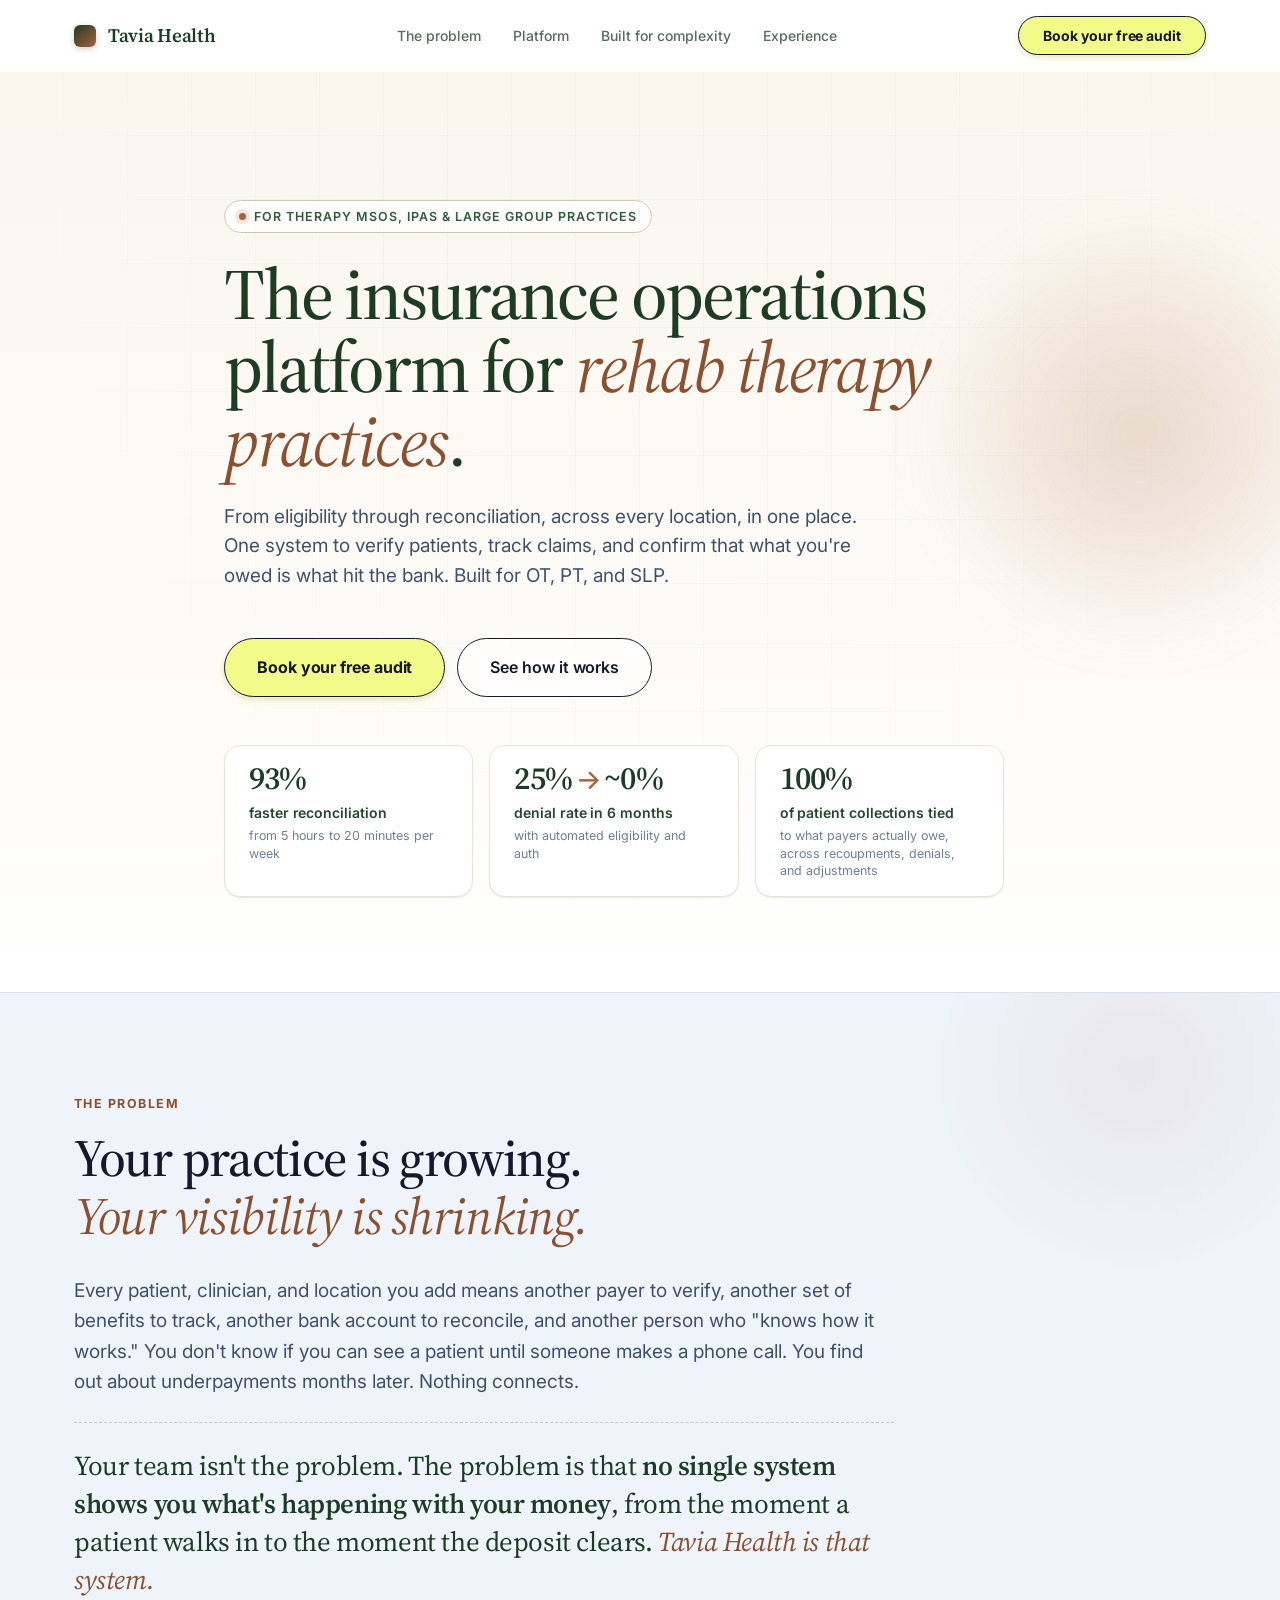
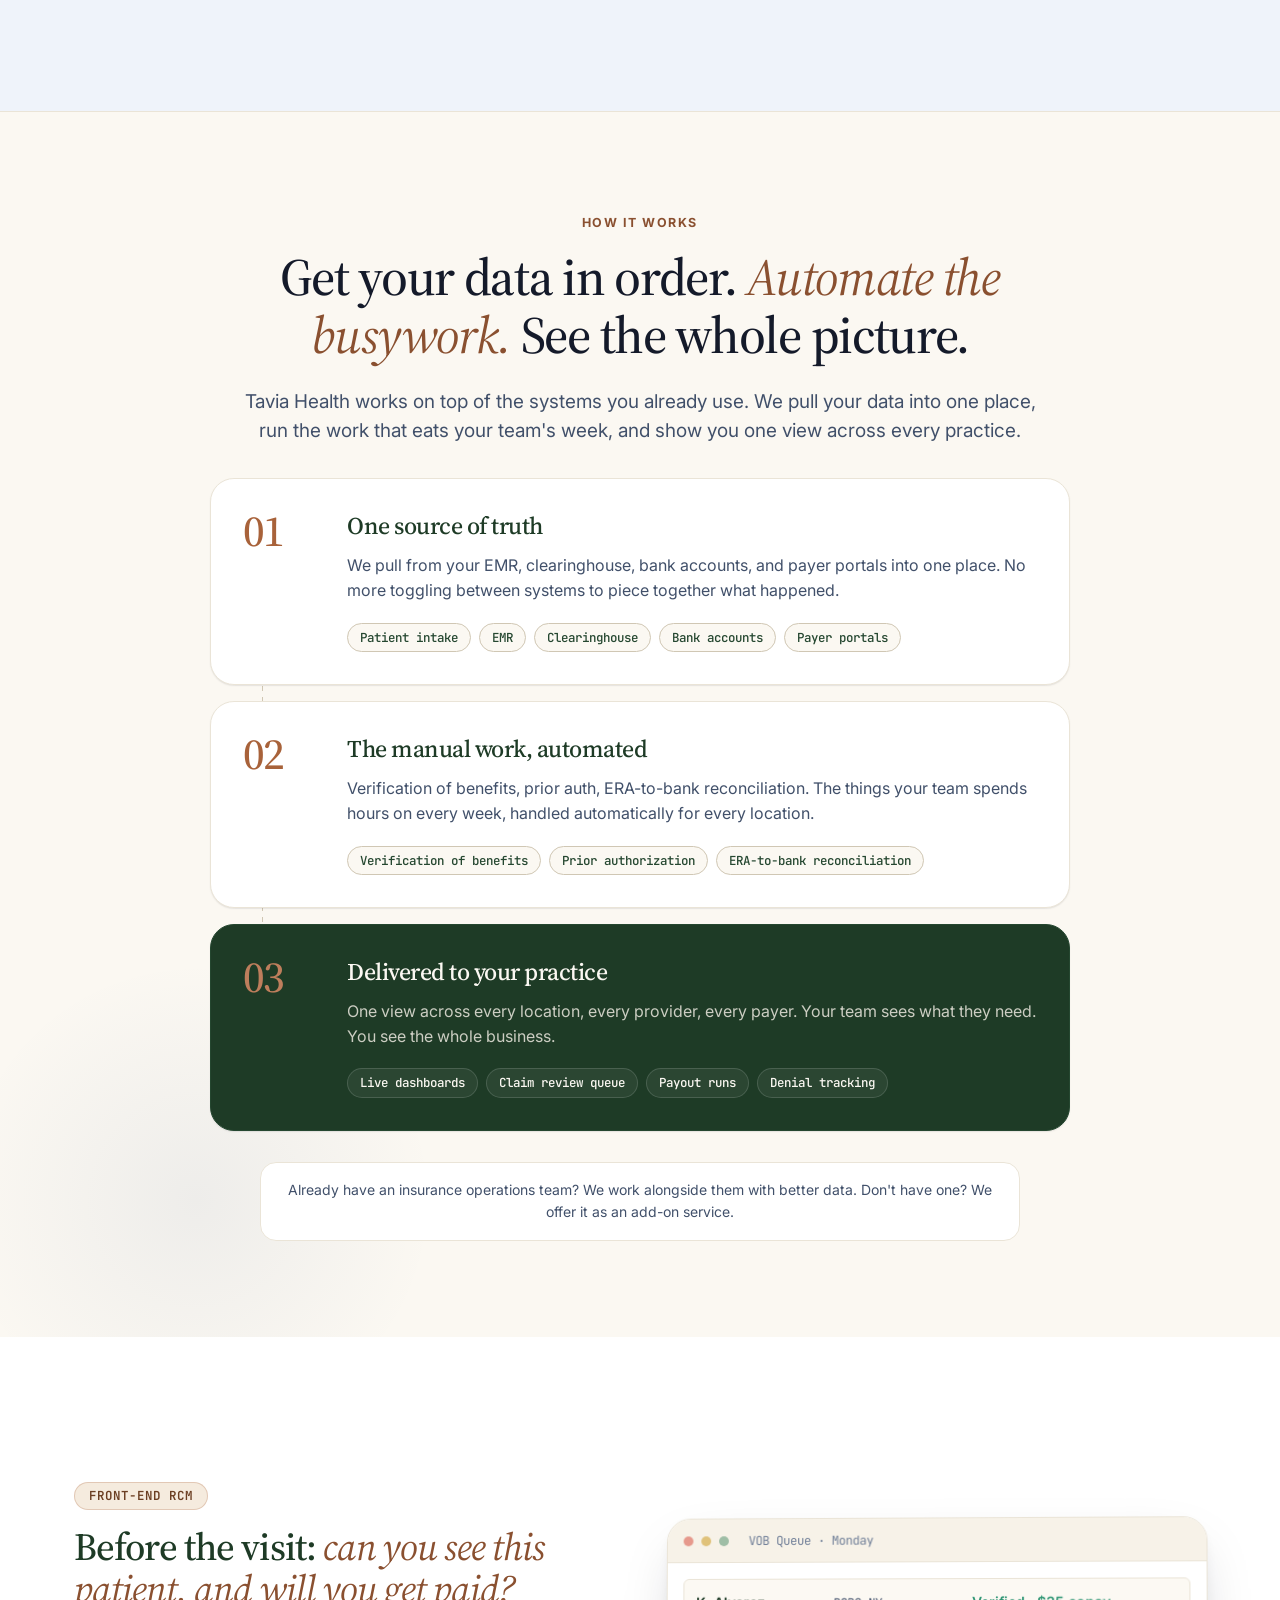
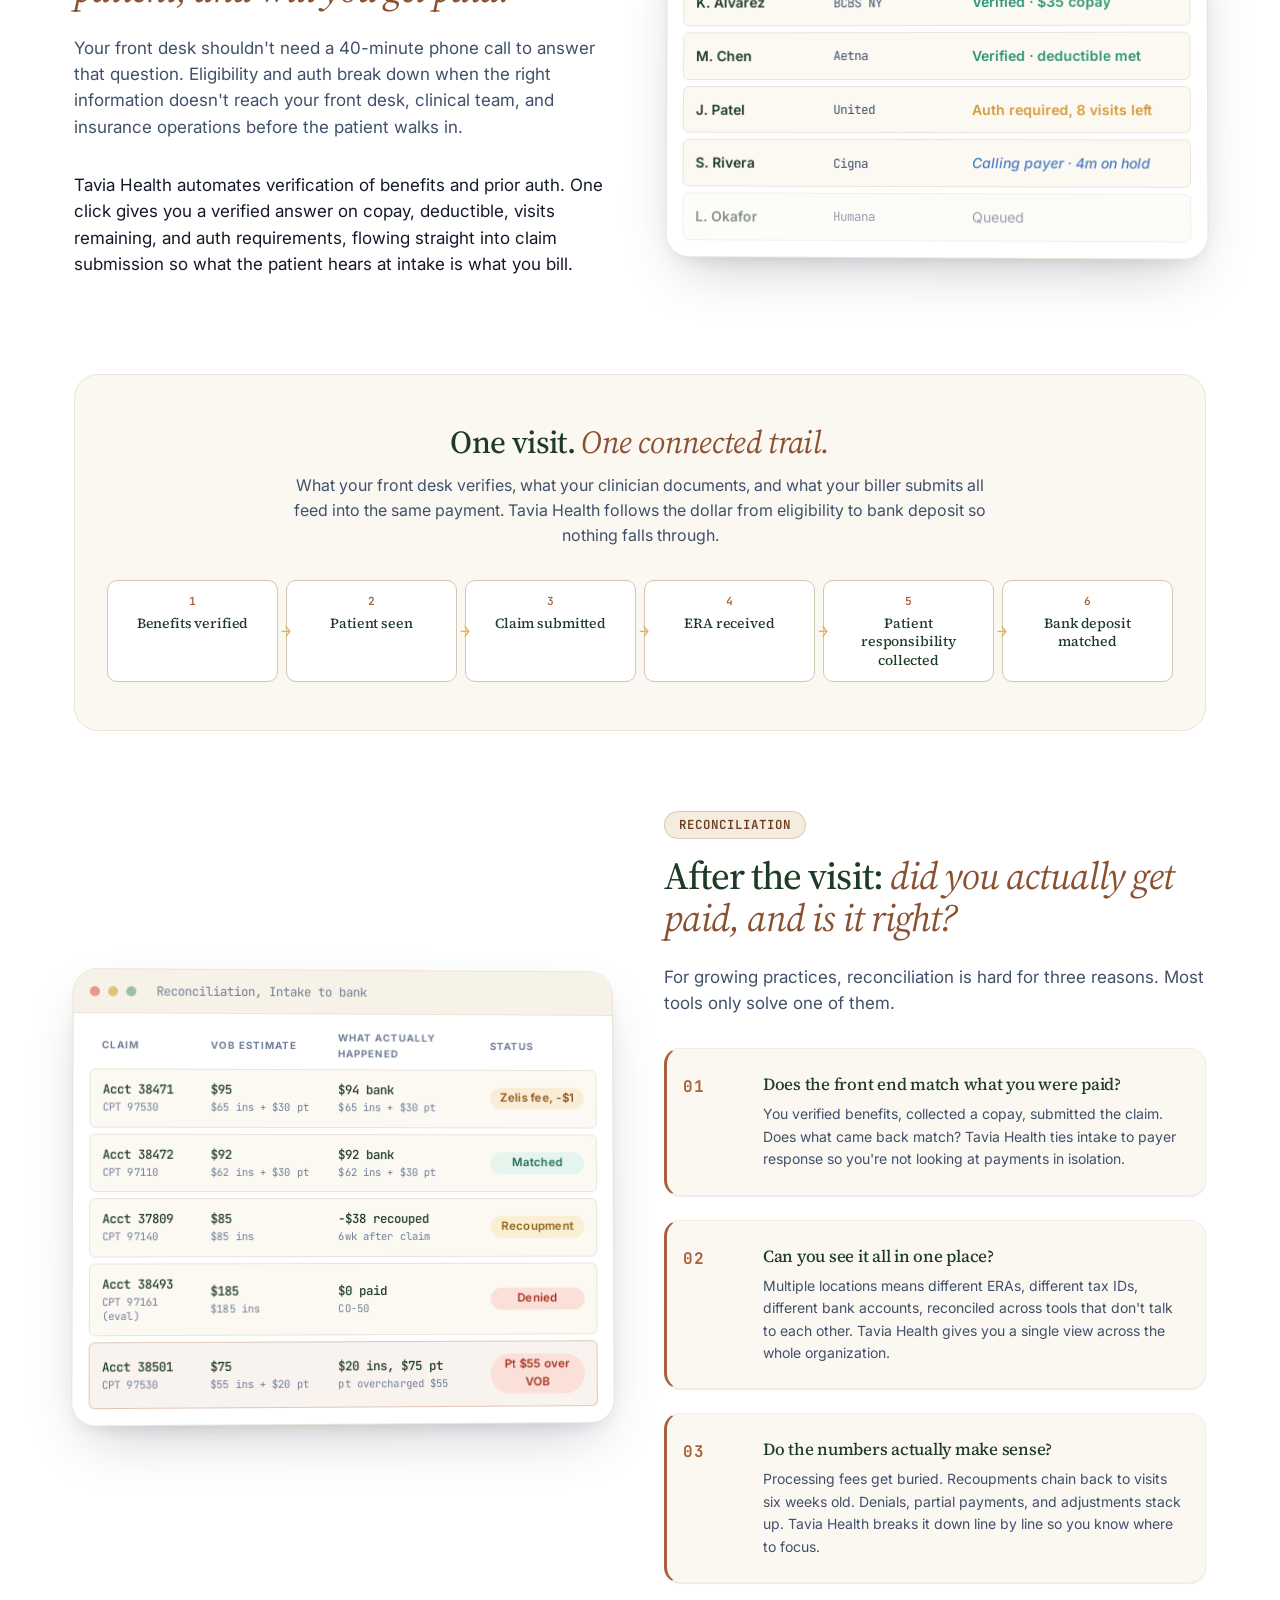
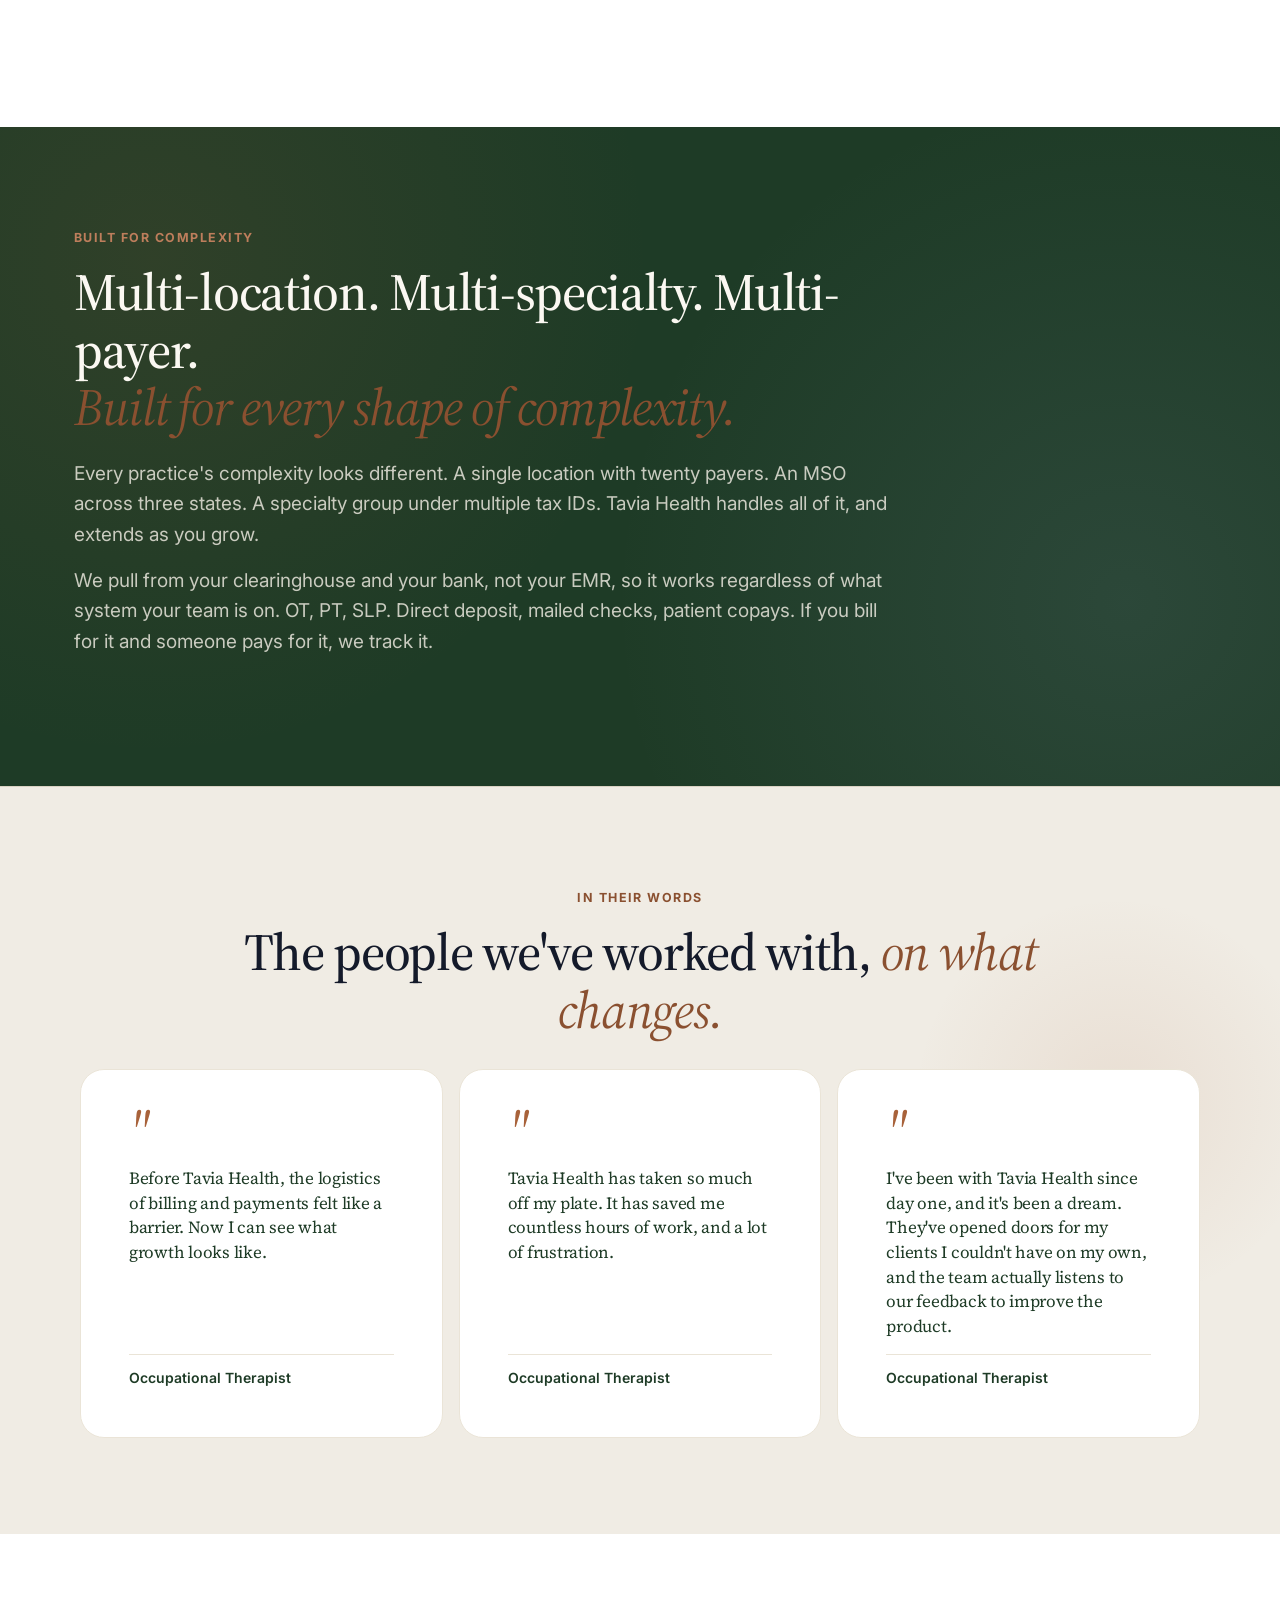
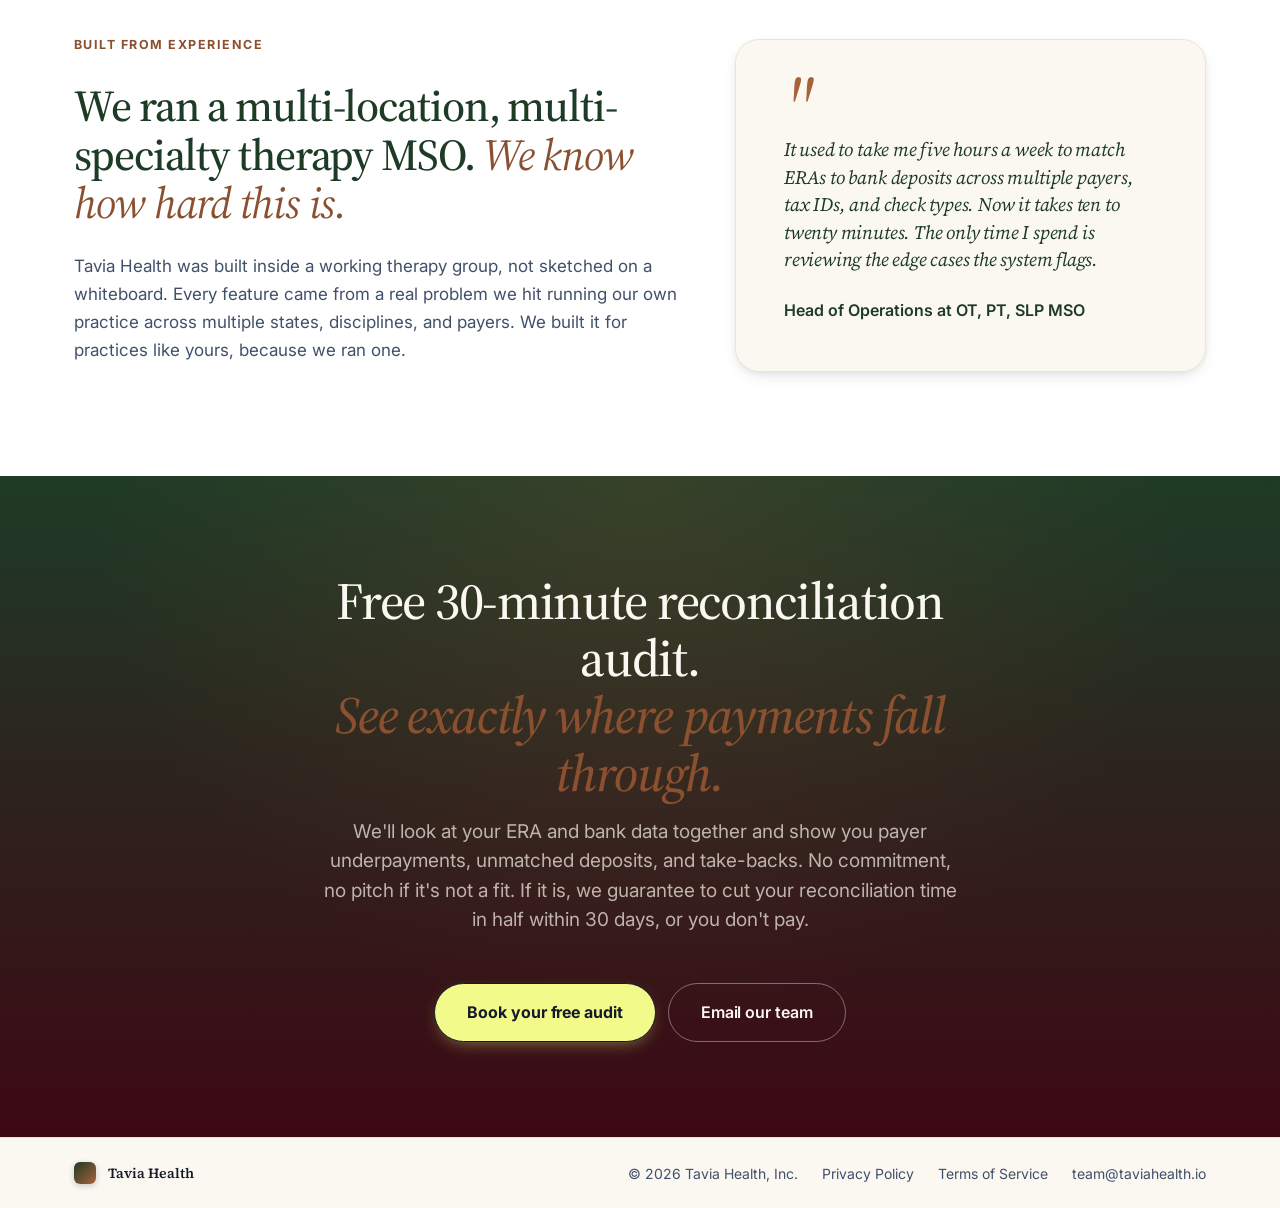
<file: index.html>
<!DOCTYPE html>
<html lang="en">
<head>
  <meta charset="UTF-8" />
  <meta name="viewport" content="width=device-width, initial-scale=1.0" />
  <title>Tavia Health: The insurance operations platform for rehab therapy practices</title>
  <link rel="icon" type="image/svg+xml" href="favicon.svg" />
  <meta name="description" content="Tavia Health is the insurance operations platform for rehab therapy practices. From eligibility through reconciliation, one system to verify patients, track claims, and confirm what you're owed is what hit the bank." />
  <link rel="preconnect" href="https://fonts.googleapis.com" />
  <link rel="preconnect" href="https://fonts.gstatic.com" crossorigin />
  <link href="https://fonts.googleapis.com/css2?family=Inter:wght@400;500;600;700&family=JetBrains+Mono:wght@400;500&family=Source+Serif+4:ital,opsz,wght@0,8..60,400;0,8..60,500;0,8..60,600;0,8..60,700;1,8..60,400;1,8..60,500&display=swap" rel="stylesheet" />
  <link rel="stylesheet" href="styles.css" />
</head>
<body>

  <!-- NAV -->
  <header class="nav" id="nav">
    <div class="container nav__inner">
      <a href="#top" class="nav__brand" aria-label="Tavia Health home">
        <span class="nav__mark" aria-hidden="true"></span>
        <span class="nav__wordmark">Tavia Health</span>
      </a>
      <nav class="nav__links" aria-label="Primary">
        <a href="#problem">The problem</a>
        <a href="#platform">Platform</a>
        <a href="#complex">Built for complexity</a>
        <a href="#founder">Experience</a>
      </nav>
      <a href="https://calendar.app.google/nensBLNCL4oVfkAK6" target="_blank" rel="noopener" class="btn btn--accent nav__cta">Book your free audit</a>
    </div>
  </header>

  <main id="top">

    <!-- HERO -->
    <section class="hero">
      <div class="container hero__inner">
        <div class="eyebrow reveal">
          <span class="eyebrow__dot"></span>
          For therapy MSOs, IPAs &amp; large group practices
        </div>
        <h1 class="hero__title reveal">
          The insurance operations platform for <em>rehab therapy practices</em>.
        </h1>
        <p class="hero__sub reveal">
          From eligibility through reconciliation, across every location, in one place. One system to verify patients, track claims, and confirm that what you're owed is what hit the bank. Built for OT, PT, and SLP.
        </p>
        <div class="hero__ctas reveal">
          <a href="https://calendar.app.google/nensBLNCL4oVfkAK6" target="_blank" rel="noopener" class="btn btn--accent btn--lg">Book your free audit</a>
          <a href="#platform" class="btn btn--ghost btn--lg">See how it works</a>
        </div>
        <div class="hero__proof reveal">
          <div class="proof-chip">
            <span class="proof-chip__num">93%</span>
            <span class="proof-chip__lead">faster reconciliation</span>
            <span class="proof-chip__label">from 5 hours to 20 minutes per week</span>
          </div>
          <div class="proof-chip">
            <span class="proof-chip__num">25% <span class="proof-chip__arrow">→</span> ~0%</span>
            <span class="proof-chip__lead">denial rate in 6 months</span>
            <span class="proof-chip__label">with automated eligibility and auth</span>
          </div>
          <div class="proof-chip">
            <span class="proof-chip__num">100%</span>
            <span class="proof-chip__lead">of patient collections tied</span>
            <span class="proof-chip__label">to what payers actually owe, across recoupments, denials, and adjustments</span>
          </div>
        </div>
      </div>
      <div class="hero__bg" aria-hidden="true">
        <div class="hero__grid"></div>
        <div class="hero__glow"></div>
      </div>
    </section>

    <!-- PROBLEM -->
    <section class="problem-intro" id="problem">
      <div class="container">
        <div class="section-head reveal">
          <span class="section-head__eyebrow">The problem</span>
          <h2 class="section-head__title">Your practice is growing.<br /><em>Your visibility is shrinking.</em></h2>
        </div>
        <div class="problem-intro__body reveal">
          <p>
            Every patient, clinician, and location you add means another payer to verify, another set of benefits to track, another bank account to reconcile, and another person who "knows how it works." You don't know if you can see a patient until someone makes a phone call. You find out about underpayments months later. Nothing connects.
          </p>
          <p class="problem-intro__punch">
            Your team isn't the problem. The problem is that <strong>no single system shows you what's happening with your money</strong>, from the moment a patient walks in to the moment the deposit clears. <em>Tavia Health is that system.</em>
          </p>
        </div>
      </div>
    </section>

    <!-- HOW IT WORKS / THREE-LAYER STACK -->
    <section class="integrates">
      <div class="container">
        <div class="section-head section-head--centered reveal">
          <span class="section-head__eyebrow">How it works</span>
          <h2 class="section-head__title">Get your data in order. <em>Automate the busywork.</em> See the whole picture.</h2>
          <p class="section-head__lede">
            Tavia Health works on top of the systems you already use. We pull your data into one place, run the work that eats your team's week, and show you one view across every practice.
          </p>
        </div>

        <div class="stack reveal">
          <article class="stack__layer">
            <div class="stack__num">01</div>
            <div class="stack__body">
              <h3 class="stack__title">One source of truth</h3>
              <p class="stack__desc">We pull from your EMR, clearinghouse, bank accounts, and payer portals into one place. No more toggling between systems to piece together what happened.</p>
              <div class="stack__items">
                <span>Patient intake</span>
                <span>EMR</span>
                <span>Clearinghouse</span>
                <span>Bank accounts</span>
                <span>Payer portals</span>
              </div>
            </div>
          </article>

          <article class="stack__layer">
            <div class="stack__num">02</div>
            <div class="stack__body">
              <h3 class="stack__title">The manual work, automated</h3>
              <p class="stack__desc">Verification of benefits, prior auth, ERA-to-bank reconciliation. The things your team spends hours on every week, handled automatically for every location.</p>
              <div class="stack__items">
                <span>Verification of benefits</span>
                <span>Prior authorization</span>
                <span>ERA-to-bank reconciliation</span>
              </div>
            </div>
          </article>

          <article class="stack__layer stack__layer--top">
            <div class="stack__num">03</div>
            <div class="stack__body">
              <h3 class="stack__title">Delivered to your practice</h3>
              <p class="stack__desc">One view across every location, every provider, every payer. Your team sees what they need. You see the whole business.</p>
              <div class="stack__items">
                <span>Live dashboards</span>
                <span>Claim review queue</span>
                <span>Payout runs</span>
                <span>Denial tracking</span>
              </div>
            </div>
          </article>
        </div>

        <p class="integrates__note reveal">
          Already have an insurance operations team? We work alongside them with better data. Don't have one? We offer it as an add-on service.
        </p>
      </div>
    </section>

    <!-- TWO PROBLEMS / PLATFORM -->
    <section class="problems" id="platform">
      <div class="container">

        <!-- Front end -->
        <article class="problem problem--one reveal">
          <div class="problem__copy">
            <span class="problem__num">Front-end RCM</span>
            <h2 class="problem__title">Before the visit: <em>can you see this patient, and will you get paid?</em></h2>
            <p class="problem__lede">
              Your front desk shouldn't need a 40-minute phone call to answer that question. Eligibility and auth break down when the right information doesn't reach your front desk, clinical team, and insurance operations before the patient walks in.
            </p>
            <p>
              Tavia Health automates verification of benefits and prior auth. One click gives you a verified answer on copay, deductible, visits remaining, and auth requirements, flowing straight into claim submission so what the patient hears at intake is what you bill.
            </p>
          </div>
          <div class="problem__mock">
            <div class="mock mock--vob">
              <div class="mock__chrome">
                <span class="mock__dot"></span><span class="mock__dot"></span><span class="mock__dot"></span>
                <span class="mock__title">VOB Queue · Monday</span>
              </div>
              <div class="mock__body">
                <div class="mock__row">
                  <div class="mock__cell mock__cell--name">K. Alvarez</div>
                  <div class="mock__cell mock__cell--payer">BCBS NY</div>
                  <div class="mock__cell mock__cell--status status--done">Verified · $35 copay</div>
                </div>
                <div class="mock__row">
                  <div class="mock__cell mock__cell--name">M. Chen</div>
                  <div class="mock__cell mock__cell--payer">Aetna</div>
                  <div class="mock__cell mock__cell--status status--done">Verified · deductible met</div>
                </div>
                <div class="mock__row">
                  <div class="mock__cell mock__cell--name">J. Patel</div>
                  <div class="mock__cell mock__cell--payer">United</div>
                  <div class="mock__cell mock__cell--status status--warn">Auth required, 8 visits left</div>
                </div>
                <div class="mock__row">
                  <div class="mock__cell mock__cell--name">S. Rivera</div>
                  <div class="mock__cell mock__cell--payer">Cigna</div>
                  <div class="mock__cell mock__cell--status status--info">Calling payer · 4m on hold</div>
                </div>
                <div class="mock__row mock__row--muted">
                  <div class="mock__cell mock__cell--name">L. Okafor</div>
                  <div class="mock__cell mock__cell--payer">Humana</div>
                  <div class="mock__cell mock__cell--status">Queued</div>
                </div>
              </div>
            </div>
          </div>
        </article>

        <!-- Bridge: connected trail -->
        <div class="trail reveal">
          <div class="trail__copy">
            <h3 class="trail__title">One visit. <em>One connected trail.</em></h3>
            <p class="trail__desc">
              What your front desk verifies, what your clinician documents, and what your biller submits all feed into the same payment. Tavia Health follows the dollar from eligibility to bank deposit so nothing falls through.
            </p>
          </div>
          <ol class="trail__steps" aria-label="Connected trail from benefits verification to bank deposit">
            <li><span class="trail__step-num">1</span><span class="trail__step-label">Benefits verified</span></li>
            <li><span class="trail__step-num">2</span><span class="trail__step-label">Patient seen</span></li>
            <li><span class="trail__step-num">3</span><span class="trail__step-label">Claim submitted</span></li>
            <li><span class="trail__step-num">4</span><span class="trail__step-label">ERA received</span></li>
            <li><span class="trail__step-num">5</span><span class="trail__step-label">Patient responsibility collected</span></li>
            <li><span class="trail__step-num">6</span><span class="trail__step-label">Bank deposit matched</span></li>
          </ol>
        </div>

        <!-- Reconciliation -->
        <article class="problem problem--two reveal">
          <div class="problem__mock">
            <div class="mock mock--recon">
              <div class="mock__chrome">
                <span class="mock__dot"></span><span class="mock__dot"></span><span class="mock__dot"></span>
                <span class="mock__title">Reconciliation, Intake to bank</span>
              </div>
              <div class="mock__body">
                <div class="recon-row recon-row--head">
                  <div>Claim</div>
                  <div>VOB estimate</div>
                  <div>What actually happened</div>
                  <div>Status</div>
                </div>
                <div class="recon-row">
                  <div class="recon-row__cell">
                    <span class="recon-row__main">Acct 38471</span>
                    <span class="recon-row__sub">CPT 97530</span>
                  </div>
                  <div class="recon-row__cell">
                    <span class="recon-row__main">$95</span>
                    <span class="recon-row__sub">$65 ins + $30 pt</span>
                  </div>
                  <div class="recon-row__cell">
                    <span class="recon-row__main">$94 bank</span>
                    <span class="recon-row__sub">$65 ins + $30 pt</span>
                  </div>
                  <div class="recon-row__note tag tag--flag">Zelis fee, -$1</div>
                </div>
                <div class="recon-row">
                  <div class="recon-row__cell">
                    <span class="recon-row__main">Acct 38472</span>
                    <span class="recon-row__sub">CPT 97110</span>
                  </div>
                  <div class="recon-row__cell">
                    <span class="recon-row__main">$92</span>
                    <span class="recon-row__sub">$62 ins + $30 pt</span>
                  </div>
                  <div class="recon-row__cell">
                    <span class="recon-row__main">$92 bank</span>
                    <span class="recon-row__sub">$62 ins + $30 pt</span>
                  </div>
                  <div class="recon-row__note tag tag--ok">Matched</div>
                </div>
                <div class="recon-row">
                  <div class="recon-row__cell">
                    <span class="recon-row__main">Acct 37809</span>
                    <span class="recon-row__sub">CPT 97140</span>
                  </div>
                  <div class="recon-row__cell">
                    <span class="recon-row__main">$85</span>
                    <span class="recon-row__sub">$85 ins</span>
                  </div>
                  <div class="recon-row__cell">
                    <span class="recon-row__main">-$38 recouped</span>
                    <span class="recon-row__sub">6wk after claim</span>
                  </div>
                  <div class="recon-row__note tag tag--warn">Recoupment</div>
                </div>
                <div class="recon-row">
                  <div class="recon-row__cell">
                    <span class="recon-row__main">Acct 38493</span>
                    <span class="recon-row__sub">CPT 97161 (eval)</span>
                  </div>
                  <div class="recon-row__cell">
                    <span class="recon-row__main">$185</span>
                    <span class="recon-row__sub">$185 ins</span>
                  </div>
                  <div class="recon-row__cell">
                    <span class="recon-row__main">$0 paid</span>
                    <span class="recon-row__sub">CO-50</span>
                  </div>
                  <div class="recon-row__note tag tag--deny">Denied</div>
                </div>
                <div class="recon-row recon-row--highlight">
                  <div class="recon-row__cell">
                    <span class="recon-row__main">Acct 38501</span>
                    <span class="recon-row__sub">CPT 97530</span>
                  </div>
                  <div class="recon-row__cell">
                    <span class="recon-row__main">$75</span>
                    <span class="recon-row__sub">$55 ins + $20 pt</span>
                  </div>
                  <div class="recon-row__cell">
                    <span class="recon-row__main">$20 ins, $75 pt</span>
                    <span class="recon-row__sub">pt overcharged $55</span>
                  </div>
                  <div class="recon-row__note tag tag--deny">Pt $55 over VOB</div>
                </div>
              </div>
            </div>
          </div>
          <div class="problem__copy">
            <span class="problem__num">Reconciliation</span>
            <h2 class="problem__title">After the visit: <em>did you actually get paid, and is it right?</em></h2>
            <p class="problem__lede">
              For growing practices, reconciliation is hard for three reasons. Most tools only solve one of them.
            </p>
            <ol class="subpoints">
              <li>
                <h4>Does the front end match what you were paid?</h4>
                <p>You verified benefits, collected a copay, submitted the claim. Does what came back match? Tavia Health ties intake to payer response so you're not looking at payments in isolation.</p>
              </li>
              <li>
                <h4>Can you see it all in one place?</h4>
                <p>Multiple locations means different ERAs, different tax IDs, different bank accounts, reconciled across tools that don't talk to each other. Tavia Health gives you a single view across the whole organization.</p>
              </li>
              <li>
                <h4>Do the numbers actually make sense?</h4>
                <p>Processing fees get buried. Recoupments chain back to visits six weeks old. Denials, partial payments, and adjustments stack up. Tavia Health breaks it down line by line so you know where to focus.</p>
              </li>
            </ol>
          </div>
        </article>

      </div>
    </section>


    <!-- BUILT FOR COMPLEX SETUPS -->
    <section class="multi" id="complex">
      <div class="container multi__inner">
        <div class="section-head section-head--dark reveal">
          <span class="section-head__eyebrow">Built for complexity</span>
          <h2 class="section-head__title">
            Multi-location. Multi-specialty. Multi-payer.<br /><em>Built for every shape of complexity.</em>
          </h2>
          <div class="multi__body">
            <p>
              Every practice's complexity looks different. A single location with twenty payers. An MSO across three states. A specialty group under multiple tax IDs. Tavia Health handles all of it, and extends as you grow.
            </p>
            <p>
              We pull from your clearinghouse and your bank, not your EMR, so it works regardless of what system your team is on. OT, PT, SLP. Direct deposit, mailed checks, patient copays. If you bill for it and someone pays for it, we track it.
            </p>
          </div>
        </div>
      </div>
    </section>

    <!-- TESTIMONIALS -->
    <section class="testimonials">
      <div class="container">
        <div class="section-head section-head--centered reveal">
          <span class="section-head__eyebrow">In their words</span>
          <h2 class="section-head__title">The people we've worked with, <em>on what changes.</em></h2>
        </div>
        <div class="testimonials__grid reveal">
          <figure class="testimonial">
            <div class="testimonial__mark" aria-hidden="true">"</div>
            <blockquote>
              Before Tavia Health, the logistics of billing and payments felt like a barrier. Now I can see what growth looks like.
            </blockquote>
            <figcaption>
              <div class="testimonial__name">Occupational Therapist</div>
            </figcaption>
          </figure>
          <figure class="testimonial">
            <div class="testimonial__mark" aria-hidden="true">"</div>
            <blockquote>
              Tavia Health has taken so much off my plate. It has saved me countless hours of work, and a lot of frustration.
            </blockquote>
            <figcaption>
              <div class="testimonial__name">Occupational Therapist</div>
            </figcaption>
          </figure>
          <figure class="testimonial">
            <div class="testimonial__mark" aria-hidden="true">"</div>
            <blockquote>
              I've been with Tavia Health since day one, and it's been a dream. They've opened doors for my clients I couldn't have on my own, and the team actually listens to our feedback to improve the product.
            </blockquote>
            <figcaption>
              <div class="testimonial__name">Occupational Therapist</div>
            </figcaption>
          </figure>
        </div>
      </div>
    </section>

    <!-- BUILT FROM EXPERIENCE -->
    <section class="founder" id="founder">
      <div class="container founder__inner">
        <div class="founder__copy reveal">
          <span class="section-head__eyebrow">Built from experience</span>
          <h2 class="founder__title">We ran a multi-location, multi-specialty therapy MSO. <em>We know how hard this is.</em></h2>
          <p>
            Tavia Health was built inside a working therapy group, not sketched on a whiteboard. Every feature came from a real problem we hit running our own practice across multiple states, disciplines, and payers. We built it for practices like yours, because we ran one.
          </p>
        </div>
        <aside class="founder__card reveal">
          <div class="founder__quote-mark" aria-hidden="true">"</div>
          <p class="founder__quote">
            It used to take me five hours a week to match ERAs to bank deposits across multiple payers, tax IDs, and check types. Now it takes ten to twenty minutes. The only time I spend is reviewing the edge cases the system flags.
          </p>
          <div class="founder__who">
            <div class="founder__name">Head of Operations at OT, PT, SLP MSO</div>
          </div>
        </aside>
      </div>

    </section>

    <!-- CTA -->
    <section class="cta" id="cta">
      <div class="container cta__inner">
        <h2 class="cta__title reveal">Free 30-minute reconciliation audit.<br /><em>See exactly where payments fall through.</em></h2>
        <p class="cta__lede reveal">
          We'll look at your ERA and bank data together and show you payer underpayments, unmatched deposits, and take-backs. No commitment, no pitch if it's not a fit. If it is, we guarantee to cut your reconciliation time in half within 30 days, or you don't pay.
        </p>
        <div class="cta__actions reveal">
          <a href="https://calendar.app.google/nensBLNCL4oVfkAK6" target="_blank" rel="noopener" class="btn btn--accent btn--lg">Book your free audit</a>
          <a href="mailto:team@taviahealth.io" class="btn btn--ghost btn--lg btn--ghost-light">Email our team</a>
        </div>
      </div>
    </section>
  </main>

  <!-- FOOTER -->
  <footer class="footer">
    <div class="container footer__inner">
      <div class="footer__brand">
        <span class="nav__mark" aria-hidden="true"></span>
        <span>Tavia Health</span>
      </div>
      <div class="footer__meta">
        <span>© 2026 Tavia Health, Inc.</span>
        <a href="privacy.html">Privacy Policy</a>
        <a href="terms.html">Terms of Service</a>
        <a href="mailto:team@taviahealth.io">team@taviahealth.io</a>
      </div>
    </div>
  </footer>

  <script src="script.js"></script>
</body>
</html>
</file>
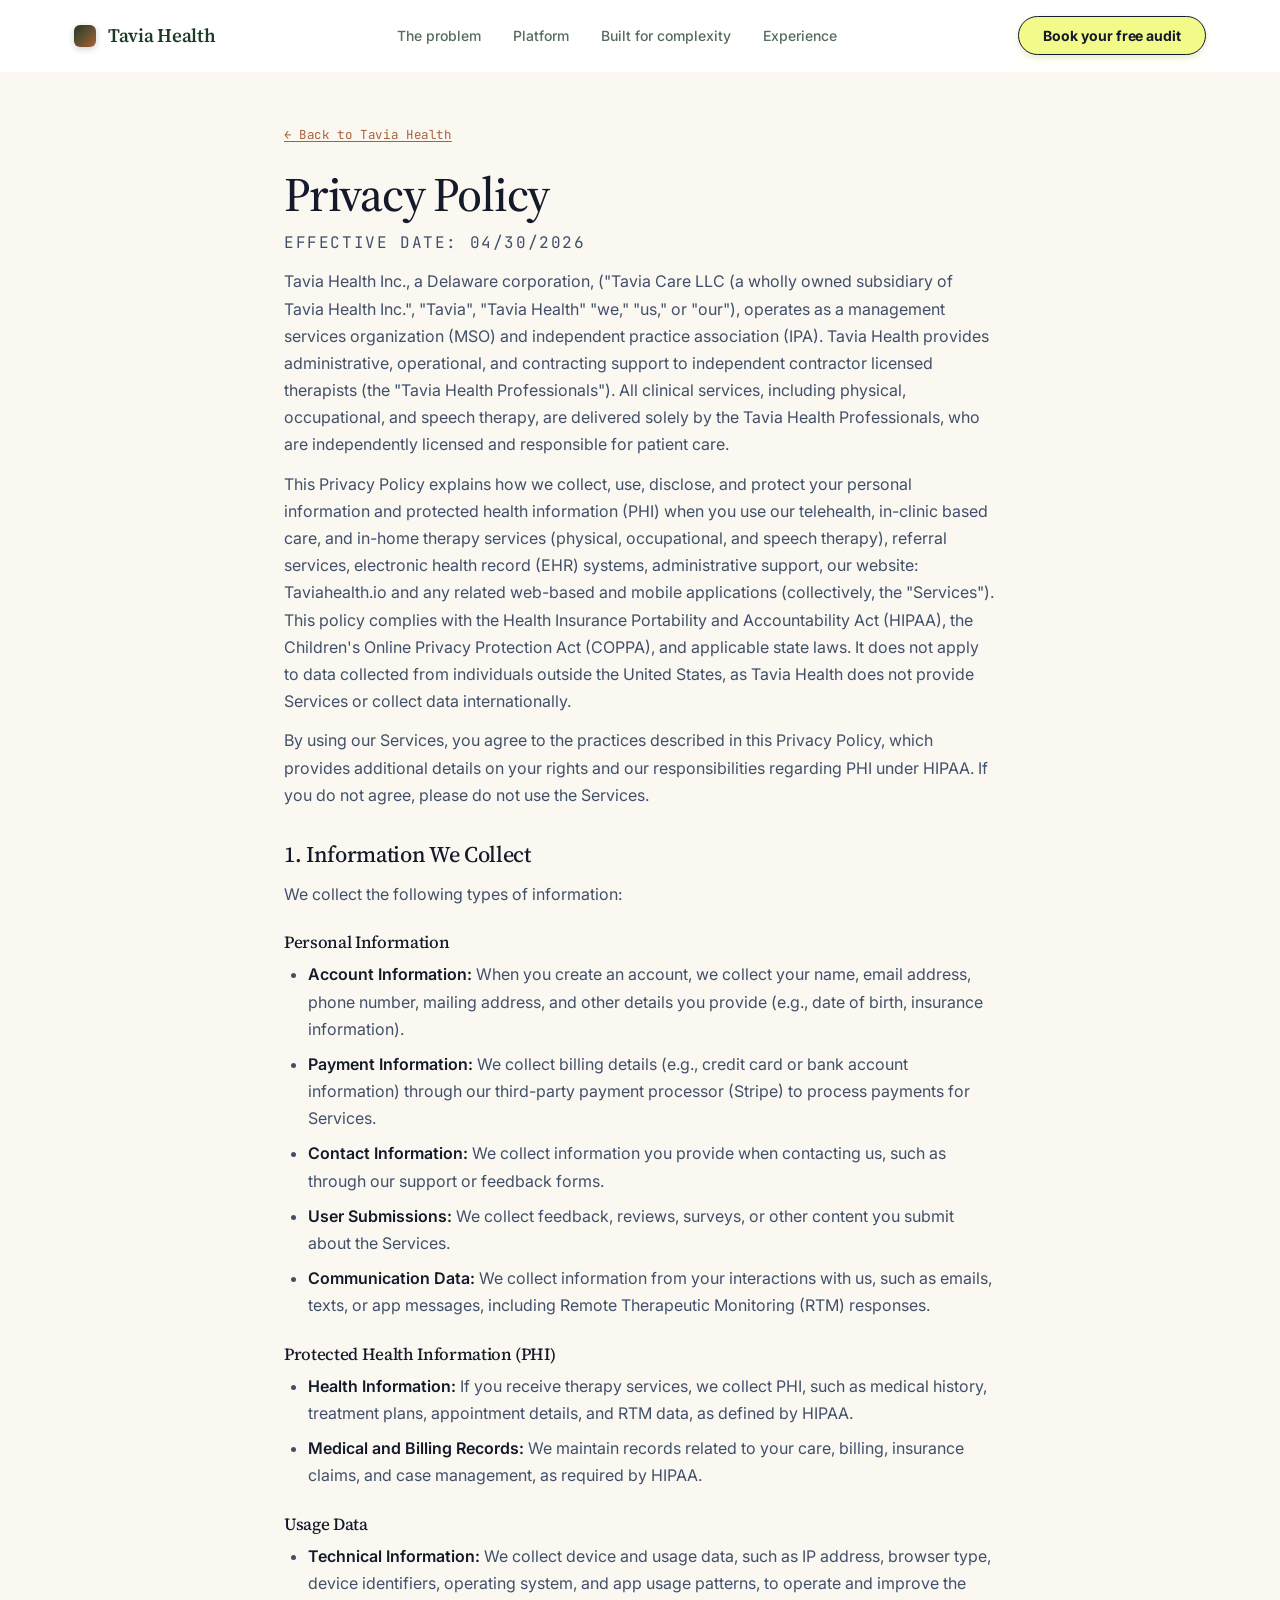
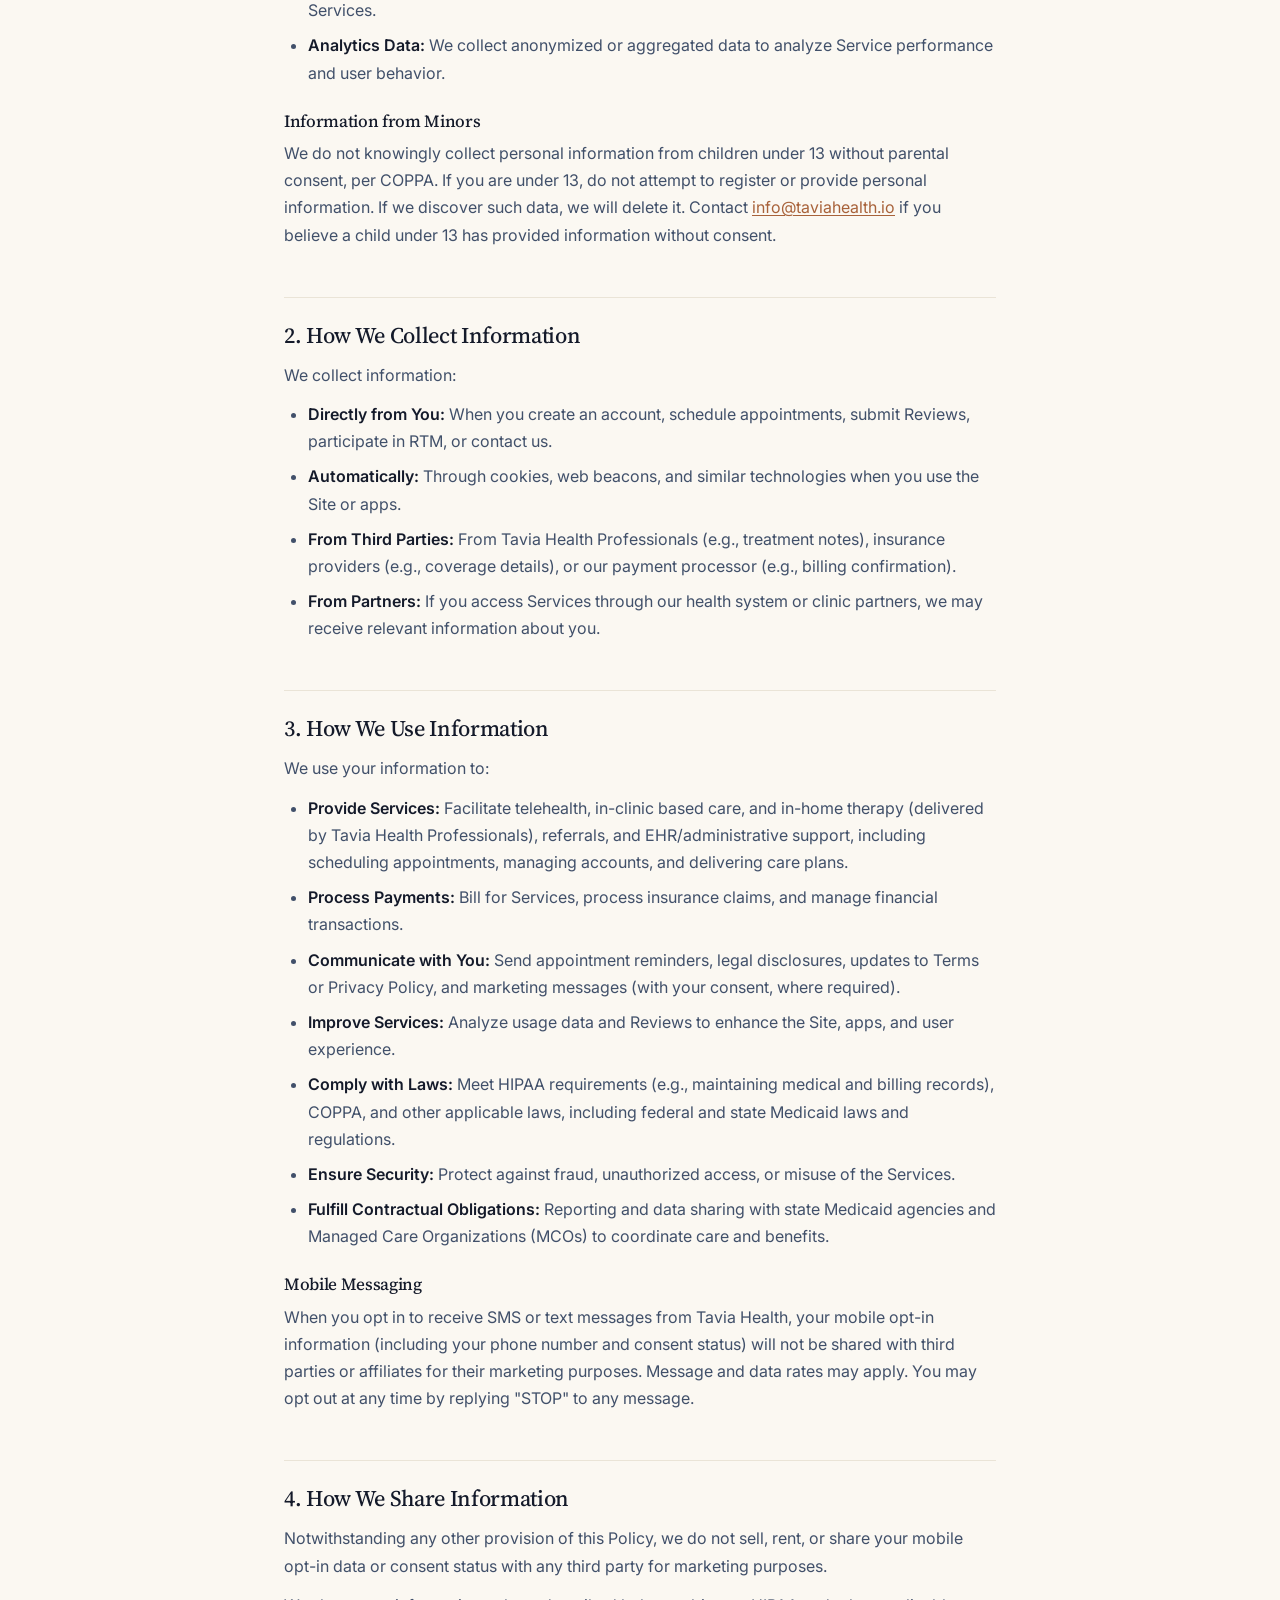
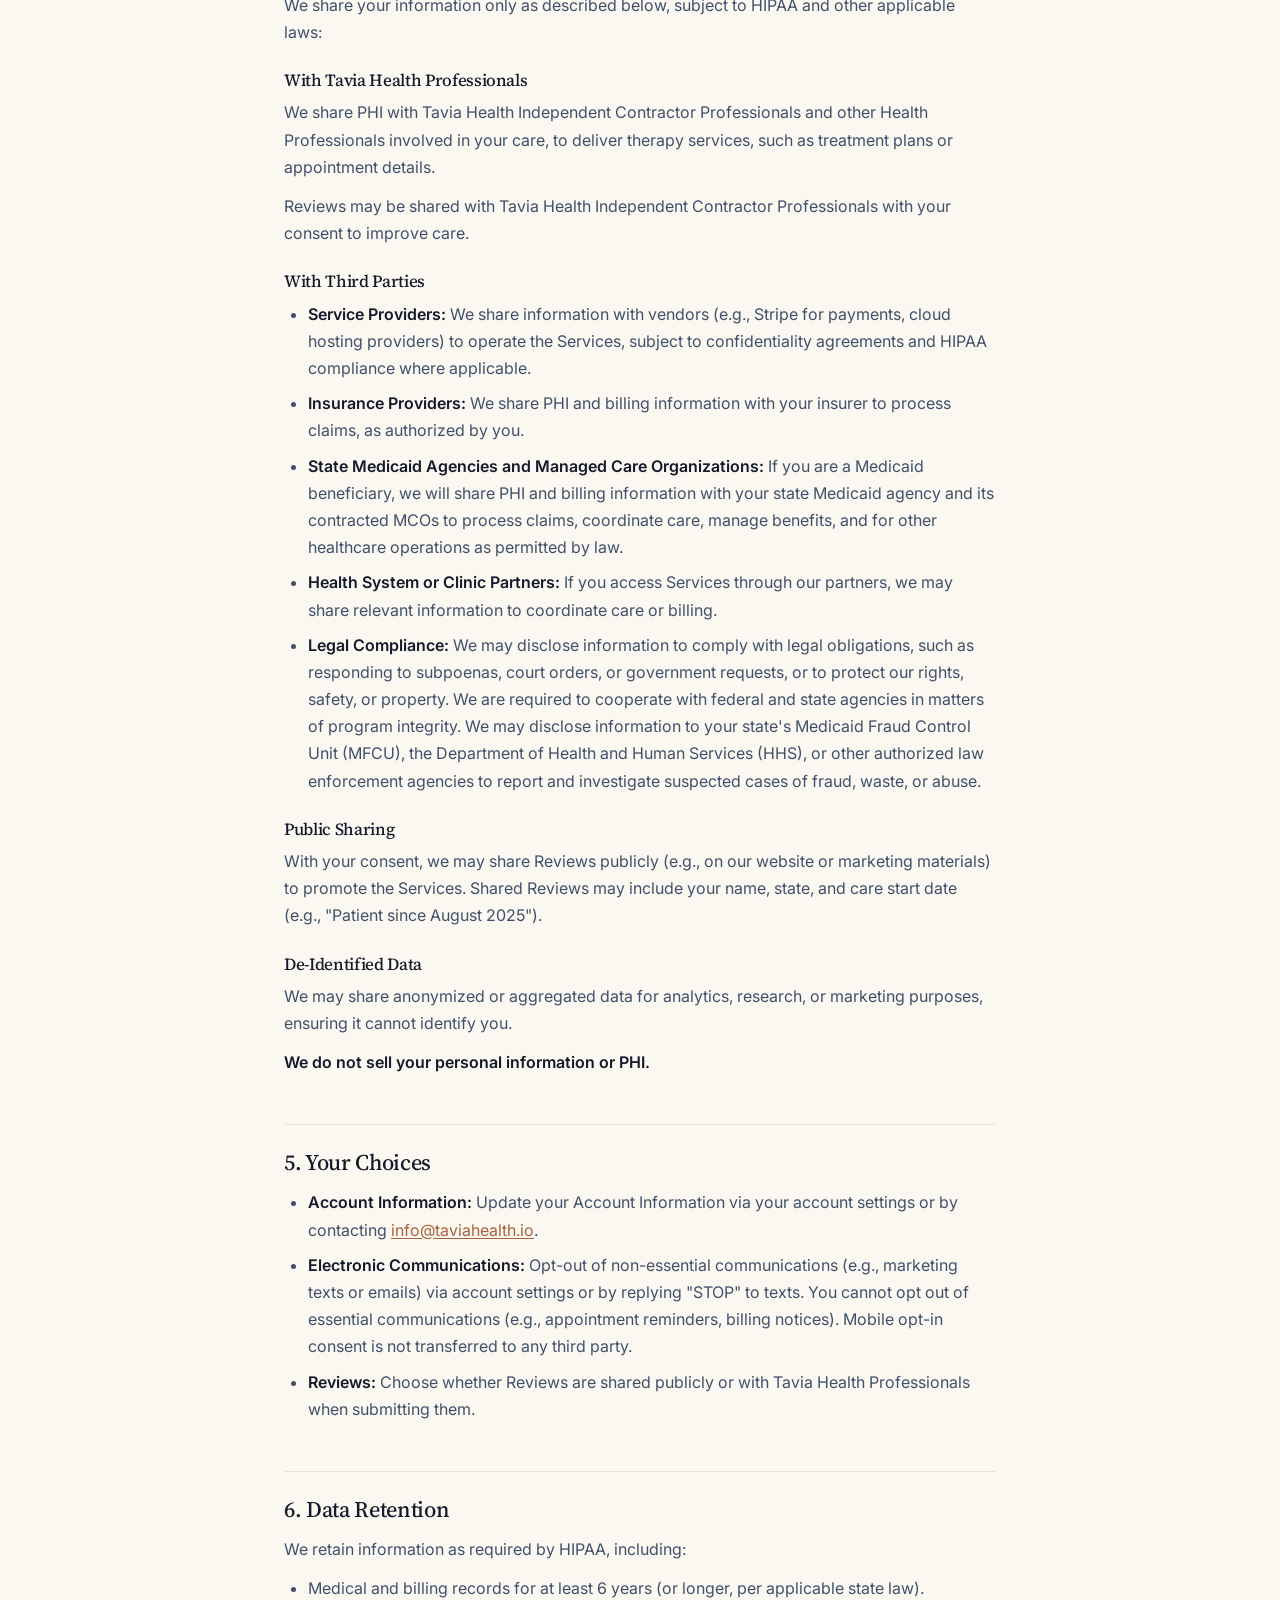
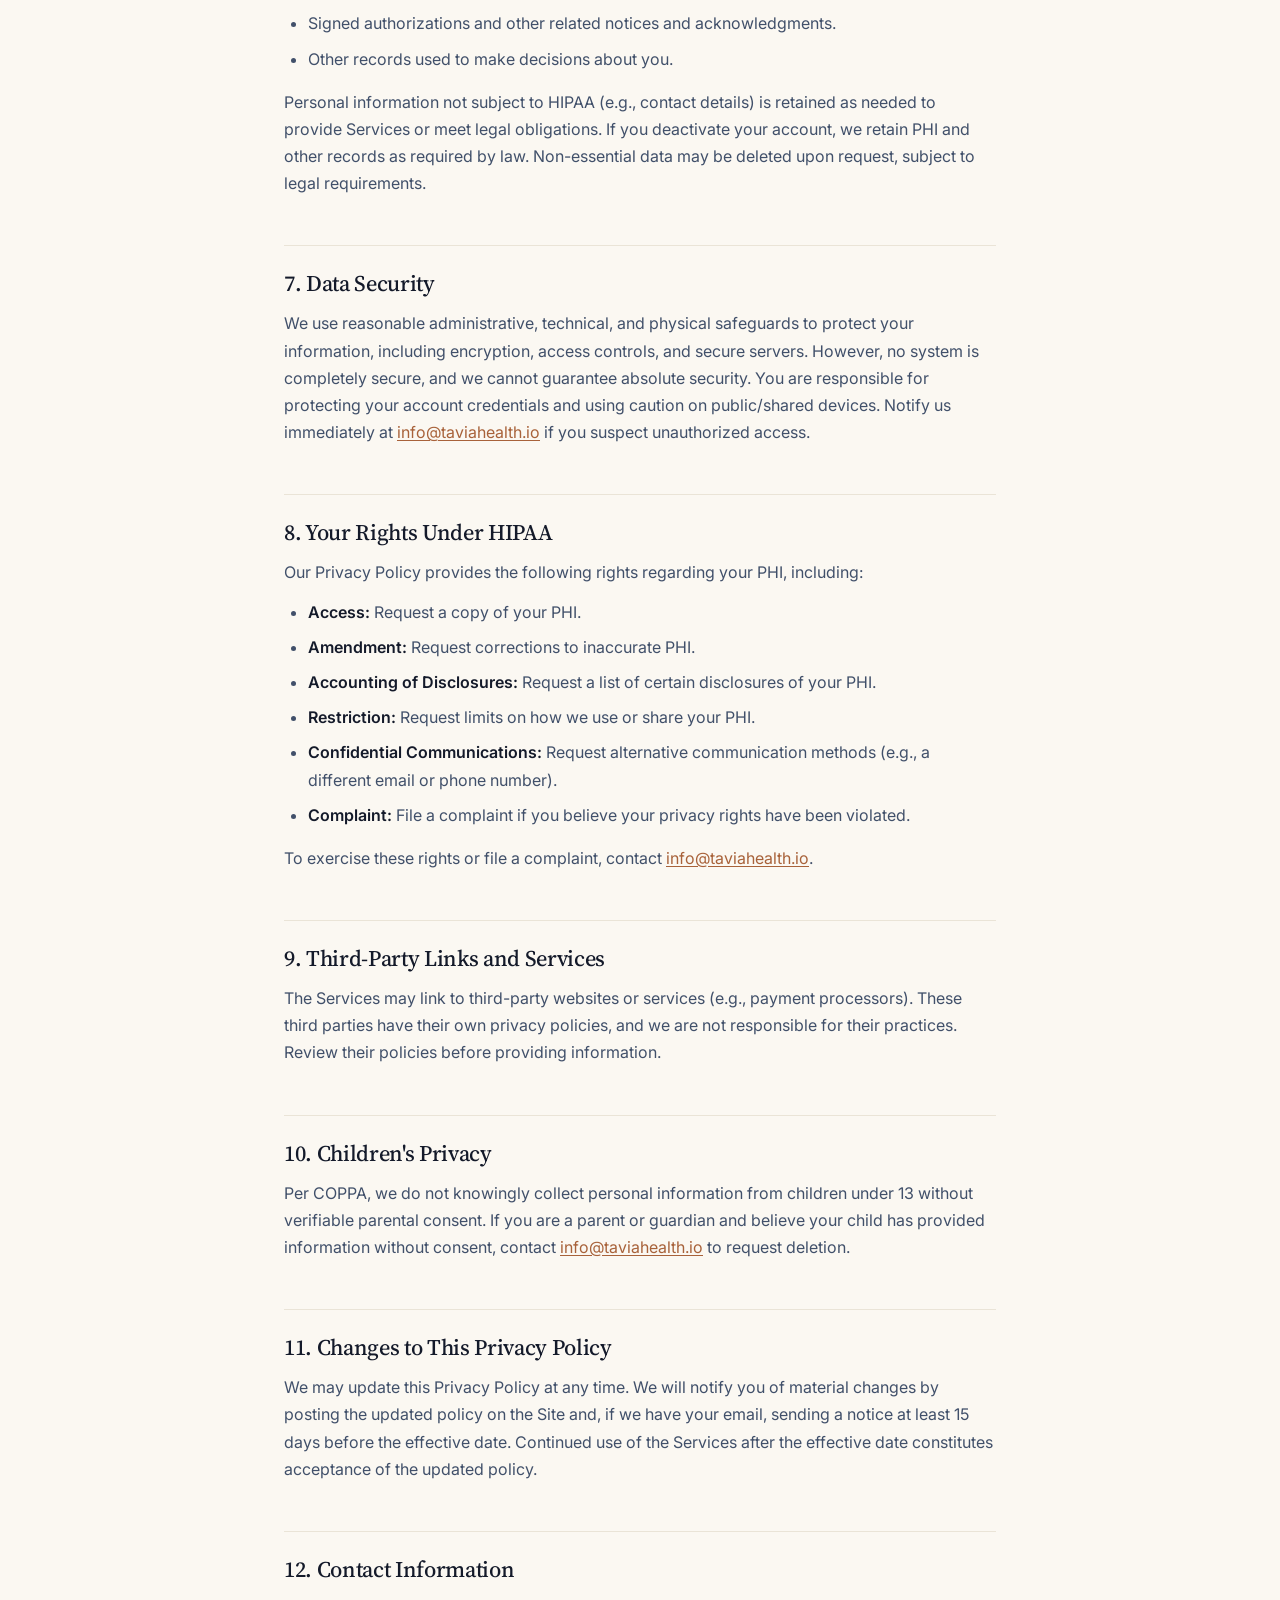
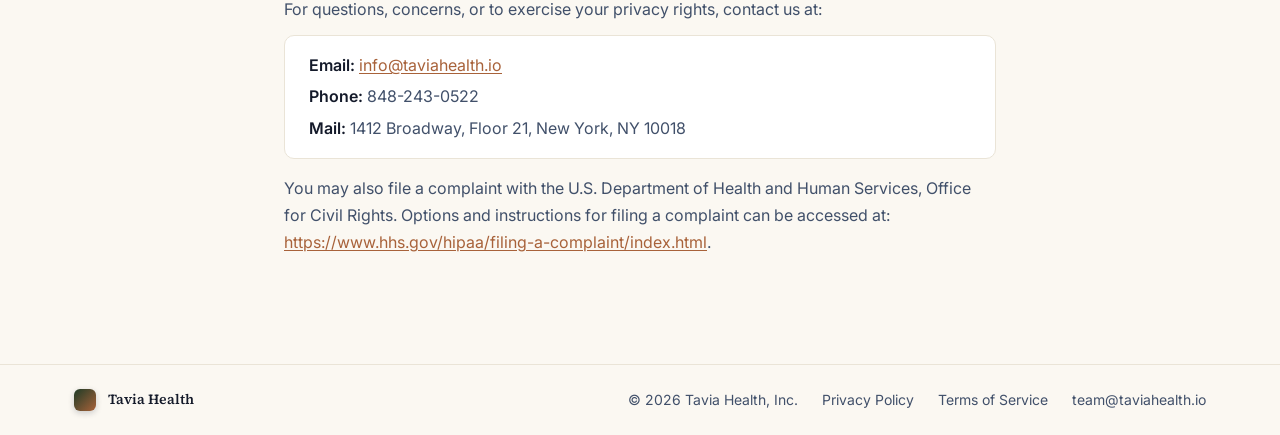
<file: privacy.html>
<!DOCTYPE html>
<html lang="en">
<head>
  <meta charset="UTF-8" />
  <meta name="viewport" content="width=device-width, initial-scale=1.0" />
  <title>Privacy Policy — Tavia Health</title>
  <link rel="icon" type="image/svg+xml" href="favicon.svg" />
  <meta name="description" content="Tavia Health Privacy Policy. How we collect, use, and protect your personal information and PHI." />
  <link rel="preconnect" href="https://fonts.googleapis.com" />
  <link rel="preconnect" href="https://fonts.gstatic.com" crossorigin />
  <link href="https://fonts.googleapis.com/css2?family=Inter:wght@400;500;600;700&family=JetBrains+Mono:wght@400;500&family=Source+Serif+4:ital,opsz,wght@0,8..60,400;0,8..60,500;0,8..60,600;0,8..60,700;1,8..60,400;1,8..60,500&display=swap" rel="stylesheet" />
  <link rel="stylesheet" href="styles.css" />
</head>
<body>

  <header class="nav" id="nav">
    <div class="container nav__inner">
      <a href="index.html" class="nav__brand" aria-label="Tavia Health home">
        <span class="nav__mark" aria-hidden="true"></span>
        <span class="nav__wordmark">Tavia Health</span>
      </a>
      <nav class="nav__links" aria-label="Primary">
        <a href="index.html#problem">The problem</a>
        <a href="index.html#platform">Platform</a>
        <a href="index.html#complex">Built for complexity</a>
        <a href="index.html#founder">Experience</a>
      </nav>
      <a href="https://calendar.app.google/nensBLNCL4oVfkAK6" target="_blank" rel="noopener" class="btn btn--accent nav__cta">Book your free audit</a>
    </div>
  </header>

  <main class="legal">
    <div class="container legal__container">
      <a href="index.html" class="legal__back">← Back to Tavia Health</a>
      <h1>Privacy Policy</h1>
      <p class="legal__date">Effective Date: 04/30/2026</p>

      <p>Tavia Health Inc., a Delaware corporation, ("Tavia Care LLC (a wholly owned subsidiary of Tavia Health Inc.", "Tavia", "Tavia Health" "we," "us," or "our"), operates as a management services organization (MSO) and independent practice association (IPA). Tavia Health provides administrative, operational, and contracting support to independent contractor licensed therapists (the "Tavia Health Professionals"). All clinical services, including physical, occupational, and speech therapy, are delivered solely by the Tavia Health Professionals, who are independently licensed and responsible for patient care.</p>

      <p>This Privacy Policy explains how we collect, use, disclose, and protect your personal information and protected health information (PHI) when you use our telehealth, in-clinic based care, and in-home therapy services (physical, occupational, and speech therapy), referral services, electronic health record (EHR) systems, administrative support, our website: Taviahealth.io and any related web-based and mobile applications (collectively, the "Services"). This policy complies with the Health Insurance Portability and Accountability Act (HIPAA), the Children's Online Privacy Protection Act (COPPA), and applicable state laws. It does not apply to data collected from individuals outside the United States, as Tavia Health does not provide Services or collect data internationally.</p>

      <p>By using our Services, you agree to the practices described in this Privacy Policy, which provides additional details on your rights and our responsibilities regarding PHI under HIPAA. If you do not agree, please do not use the Services.</p>

      <h2>1. Information We Collect</h2>
      <p>We collect the following types of information:</p>

      <h3>Personal Information</h3>
      <ul>
        <li><strong>Account Information:</strong> When you create an account, we collect your name, email address, phone number, mailing address, and other details you provide (e.g., date of birth, insurance information).</li>
        <li><strong>Payment Information:</strong> We collect billing details (e.g., credit card or bank account information) through our third-party payment processor (Stripe) to process payments for Services.</li>
        <li><strong>Contact Information:</strong> We collect information you provide when contacting us, such as through our support or feedback forms.</li>
        <li><strong>User Submissions:</strong> We collect feedback, reviews, surveys, or other content you submit about the Services.</li>
        <li><strong>Communication Data:</strong> We collect information from your interactions with us, such as emails, texts, or app messages, including Remote Therapeutic Monitoring (RTM) responses.</li>
      </ul>

      <h3>Protected Health Information (PHI)</h3>
      <ul>
        <li><strong>Health Information:</strong> If you receive therapy services, we collect PHI, such as medical history, treatment plans, appointment details, and RTM data, as defined by HIPAA.</li>
        <li><strong>Medical and Billing Records:</strong> We maintain records related to your care, billing, insurance claims, and case management, as required by HIPAA.</li>
      </ul>

      <h3>Usage Data</h3>
      <ul>
        <li><strong>Technical Information:</strong> We collect device and usage data, such as IP address, browser type, device identifiers, operating system, and app usage patterns, to operate and improve the Services.</li>
        <li><strong>Analytics Data:</strong> We collect anonymized or aggregated data to analyze Service performance and user behavior.</li>
      </ul>

      <h3>Information from Minors</h3>
      <p>We do not knowingly collect personal information from children under 13 without parental consent, per COPPA. If you are under 13, do not attempt to register or provide personal information. If we discover such data, we will delete it. Contact <a href="mailto:info@taviahealth.io">info@taviahealth.io</a> if you believe a child under 13 has provided information without consent.</p>

      <h2>2. How We Collect Information</h2>
      <p>We collect information:</p>
      <ul>
        <li><strong>Directly from You:</strong> When you create an account, schedule appointments, submit Reviews, participate in RTM, or contact us.</li>
        <li><strong>Automatically:</strong> Through cookies, web beacons, and similar technologies when you use the Site or apps.</li>
        <li><strong>From Third Parties:</strong> From Tavia Health Professionals (e.g., treatment notes), insurance providers (e.g., coverage details), or our payment processor (e.g., billing confirmation).</li>
        <li><strong>From Partners:</strong> If you access Services through our health system or clinic partners, we may receive relevant information about you.</li>
      </ul>

      <h2>3. How We Use Information</h2>
      <p>We use your information to:</p>
      <ul>
        <li><strong>Provide Services:</strong> Facilitate telehealth, in-clinic based care, and in-home therapy (delivered by Tavia Health Professionals), referrals, and EHR/administrative support, including scheduling appointments, managing accounts, and delivering care plans.</li>
        <li><strong>Process Payments:</strong> Bill for Services, process insurance claims, and manage financial transactions.</li>
        <li><strong>Communicate with You:</strong> Send appointment reminders, legal disclosures, updates to Terms or Privacy Policy, and marketing messages (with your consent, where required).</li>
        <li><strong>Improve Services:</strong> Analyze usage data and Reviews to enhance the Site, apps, and user experience.</li>
        <li><strong>Comply with Laws:</strong> Meet HIPAA requirements (e.g., maintaining medical and billing records), COPPA, and other applicable laws, including federal and state Medicaid laws and regulations.</li>
        <li><strong>Ensure Security:</strong> Protect against fraud, unauthorized access, or misuse of the Services.</li>
        <li><strong>Fulfill Contractual Obligations:</strong> Reporting and data sharing with state Medicaid agencies and Managed Care Organizations (MCOs) to coordinate care and benefits.</li>
      </ul>

      <h3>Mobile Messaging</h3>
      <p>When you opt in to receive SMS or text messages from Tavia Health, your mobile opt-in information (including your phone number and consent status) will not be shared with third parties or affiliates for their marketing purposes. Message and data rates may apply. You may opt out at any time by replying "STOP" to any message.</p>

      <h2>4. How We Share Information</h2>
      <p>Notwithstanding any other provision of this Policy, we do not sell, rent, or share your mobile opt-in data or consent status with any third party for marketing purposes.</p>
      <p>We share your information only as described below, subject to HIPAA and other applicable laws:</p>

      <h3>With Tavia Health Professionals</h3>
      <p>We share PHI with Tavia Health Independent Contractor Professionals and other Health Professionals involved in your care, to deliver therapy services, such as treatment plans or appointment details.</p>
      <p>Reviews may be shared with Tavia Health Independent Contractor Professionals with your consent to improve care.</p>

      <h3>With Third Parties</h3>
      <ul>
        <li><strong>Service Providers:</strong> We share information with vendors (e.g., Stripe for payments, cloud hosting providers) to operate the Services, subject to confidentiality agreements and HIPAA compliance where applicable.</li>
        <li><strong>Insurance Providers:</strong> We share PHI and billing information with your insurer to process claims, as authorized by you.</li>
        <li><strong>State Medicaid Agencies and Managed Care Organizations:</strong> If you are a Medicaid beneficiary, we will share PHI and billing information with your state Medicaid agency and its contracted MCOs to process claims, coordinate care, manage benefits, and for other healthcare operations as permitted by law.</li>
        <li><strong>Health System or Clinic Partners:</strong> If you access Services through our partners, we may share relevant information to coordinate care or billing.</li>
        <li><strong>Legal Compliance:</strong> We may disclose information to comply with legal obligations, such as responding to subpoenas, court orders, or government requests, or to protect our rights, safety, or property. We are required to cooperate with federal and state agencies in matters of program integrity. We may disclose information to your state's Medicaid Fraud Control Unit (MFCU), the Department of Health and Human Services (HHS), or other authorized law enforcement agencies to report and investigate suspected cases of fraud, waste, or abuse.</li>
      </ul>

      <h3>Public Sharing</h3>
      <p>With your consent, we may share Reviews publicly (e.g., on our website or marketing materials) to promote the Services. Shared Reviews may include your name, state, and care start date (e.g., "Patient since August 2025").</p>

      <h3>De-Identified Data</h3>
      <p>We may share anonymized or aggregated data for analytics, research, or marketing purposes, ensuring it cannot identify you.</p>
      <p><strong>We do not sell your personal information or PHI.</strong></p>

      <h2>5. Your Choices</h2>
      <ul>
        <li><strong>Account Information:</strong> Update your Account Information via your account settings or by contacting <a href="mailto:info@taviahealth.io">info@taviahealth.io</a>.</li>
        <li><strong>Electronic Communications:</strong> Opt-out of non-essential communications (e.g., marketing texts or emails) via account settings or by replying "STOP" to texts. You cannot opt out of essential communications (e.g., appointment reminders, billing notices). Mobile opt-in consent is not transferred to any third party.</li>
        <li><strong>Reviews:</strong> Choose whether Reviews are shared publicly or with Tavia Health Professionals when submitting them.</li>
      </ul>

      <h2>6. Data Retention</h2>
      <p>We retain information as required by HIPAA, including:</p>
      <ul>
        <li>Medical and billing records for at least 6 years (or longer, per applicable state law).</li>
        <li>Signed authorizations and other related notices and acknowledgments.</li>
        <li>Other records used to make decisions about you.</li>
      </ul>
      <p>Personal information not subject to HIPAA (e.g., contact details) is retained as needed to provide Services or meet legal obligations. If you deactivate your account, we retain PHI and other records as required by law. Non-essential data may be deleted upon request, subject to legal requirements.</p>

      <h2>7. Data Security</h2>
      <p>We use reasonable administrative, technical, and physical safeguards to protect your information, including encryption, access controls, and secure servers. However, no system is completely secure, and we cannot guarantee absolute security. You are responsible for protecting your account credentials and using caution on public/shared devices. Notify us immediately at <a href="mailto:info@taviahealth.io">info@taviahealth.io</a> if you suspect unauthorized access.</p>

      <h2>8. Your Rights Under HIPAA</h2>
      <p>Our Privacy Policy provides the following rights regarding your PHI, including:</p>
      <ul>
        <li><strong>Access:</strong> Request a copy of your PHI.</li>
        <li><strong>Amendment:</strong> Request corrections to inaccurate PHI.</li>
        <li><strong>Accounting of Disclosures:</strong> Request a list of certain disclosures of your PHI.</li>
        <li><strong>Restriction:</strong> Request limits on how we use or share your PHI.</li>
        <li><strong>Confidential Communications:</strong> Request alternative communication methods (e.g., a different email or phone number).</li>
        <li><strong>Complaint:</strong> File a complaint if you believe your privacy rights have been violated.</li>
      </ul>
      <p>To exercise these rights or file a complaint, contact <a href="mailto:info@taviahealth.io">info@taviahealth.io</a>.</p>

      <h2>9. Third-Party Links and Services</h2>
      <p>The Services may link to third-party websites or services (e.g., payment processors). These third parties have their own privacy policies, and we are not responsible for their practices. Review their policies before providing information.</p>

      <h2>10. Children's Privacy</h2>
      <p>Per COPPA, we do not knowingly collect personal information from children under 13 without verifiable parental consent. If you are a parent or guardian and believe your child has provided information without consent, contact <a href="mailto:info@taviahealth.io">info@taviahealth.io</a> to request deletion.</p>

      <h2>11. Changes to This Privacy Policy</h2>
      <p>We may update this Privacy Policy at any time. We will notify you of material changes by posting the updated policy on the Site and, if we have your email, sending a notice at least 15 days before the effective date. Continued use of the Services after the effective date constitutes acceptance of the updated policy.</p>

      <h2>12. Contact Information</h2>
      <p>For questions, concerns, or to exercise your privacy rights, contact us at:</p>
      <ul class="legal__contact">
        <li><strong>Email:</strong> <a href="mailto:info@taviahealth.io">info@taviahealth.io</a></li>
        <li><strong>Phone:</strong> 848-243-0522</li>
        <li><strong>Mail:</strong> 1412 Broadway, Floor 21, New York, NY 10018</li>
      </ul>
      <p>You may also file a complaint with the U.S. Department of Health and Human Services, Office for Civil Rights. Options and instructions for filing a complaint can be accessed at: <a href="https://www.hhs.gov/hipaa/filing-a-complaint/index.html" target="_blank" rel="noopener">https://www.hhs.gov/hipaa/filing-a-complaint/index.html</a>.</p>
    </div>
  </main>

  <footer class="footer">
    <div class="container footer__inner">
      <div class="footer__brand">
        <span class="nav__mark" aria-hidden="true"></span>
        <span>Tavia Health</span>
      </div>
      <div class="footer__meta">
        <span>© 2026 Tavia Health, Inc.</span>
        <a href="privacy.html">Privacy Policy</a>
        <a href="terms.html">Terms of Service</a>
        <a href="mailto:team@taviahealth.io">team@taviahealth.io</a>
      </div>
    </div>
  </footer>

  <script src="script.js"></script>
</body>
</html>
</file>
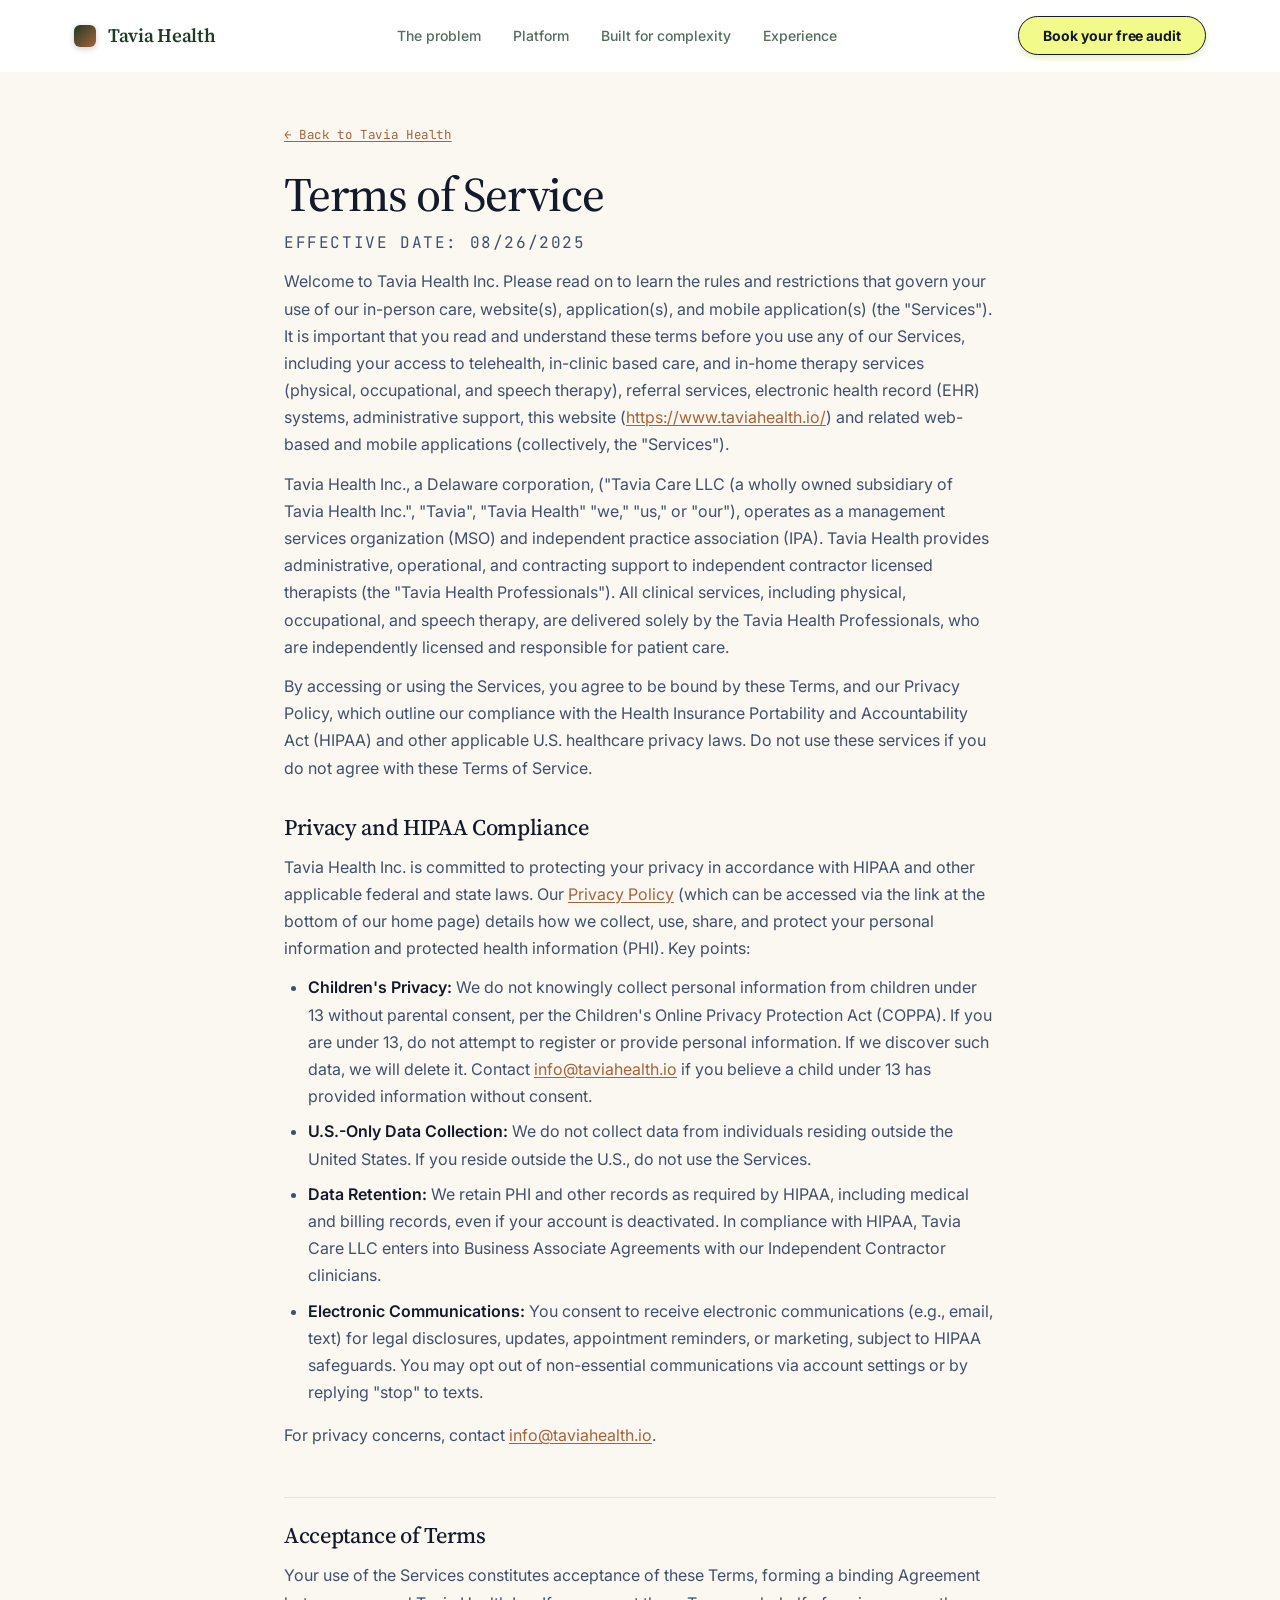
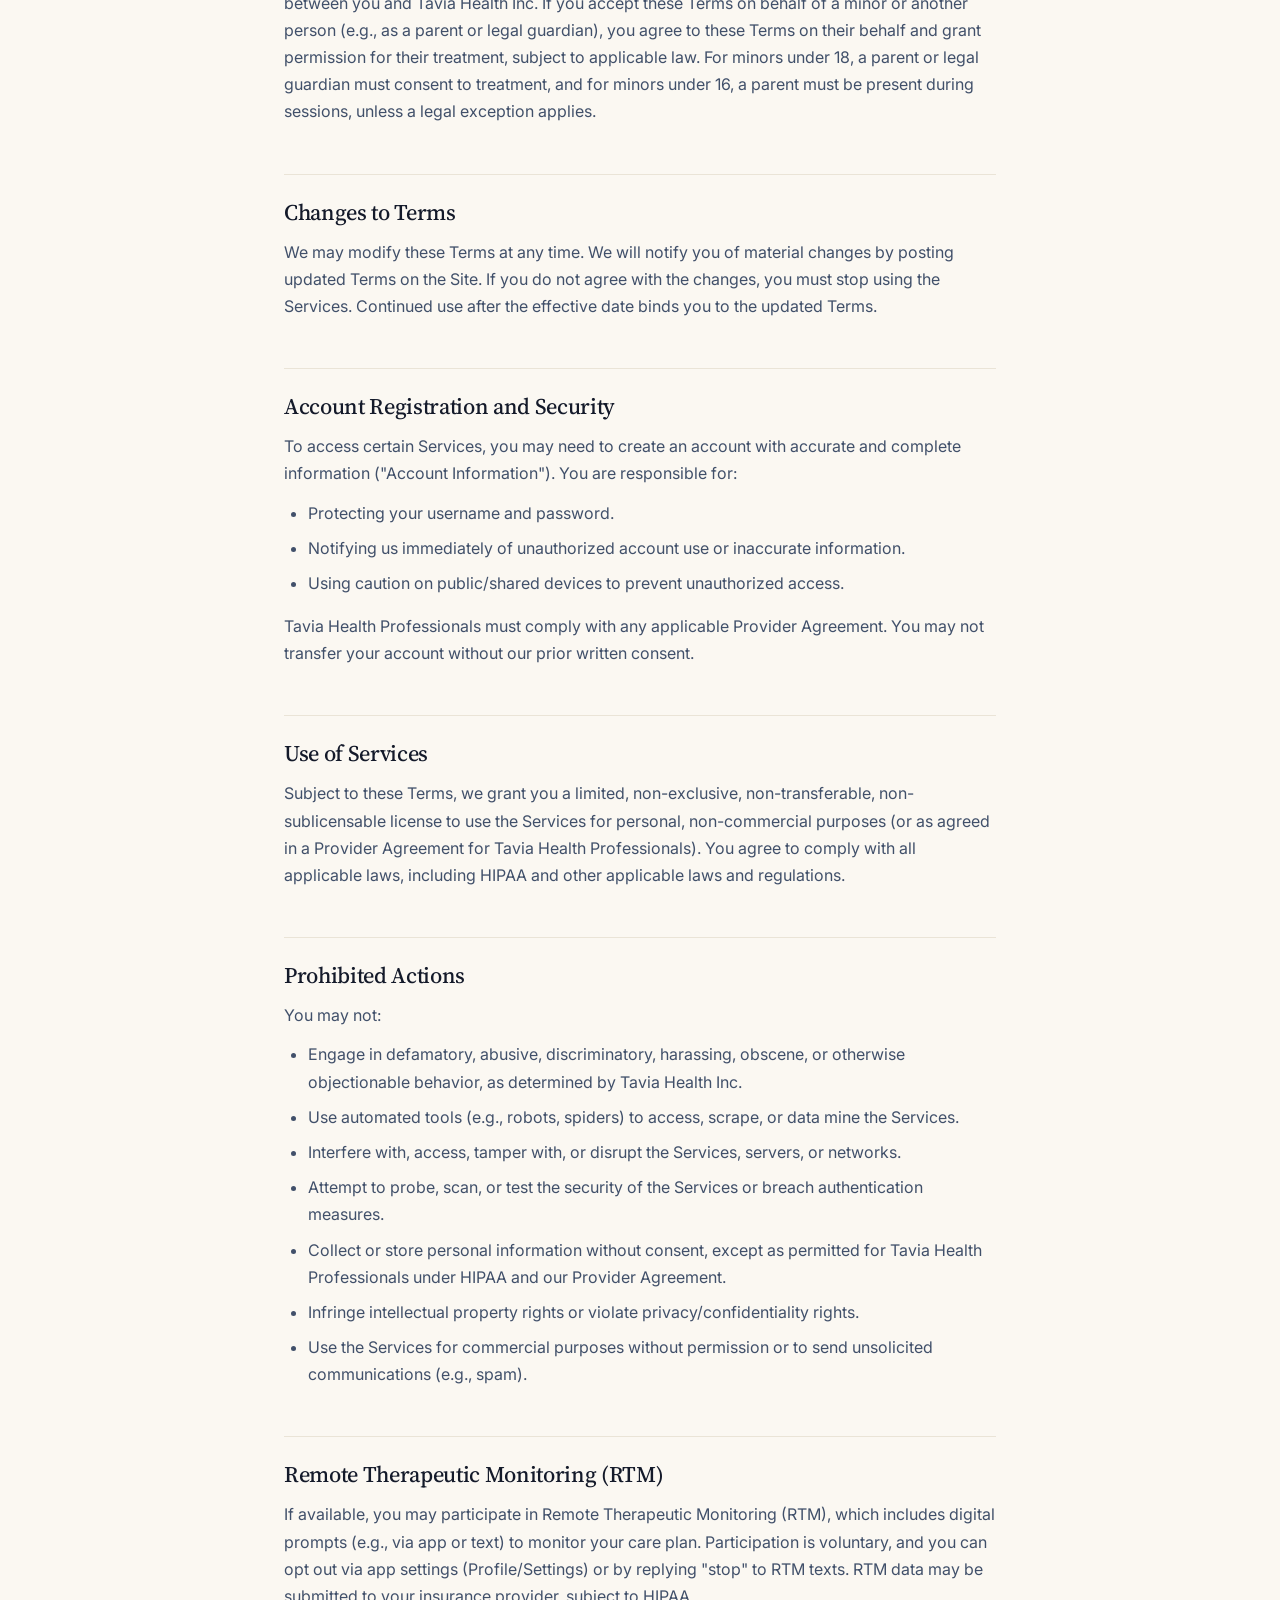
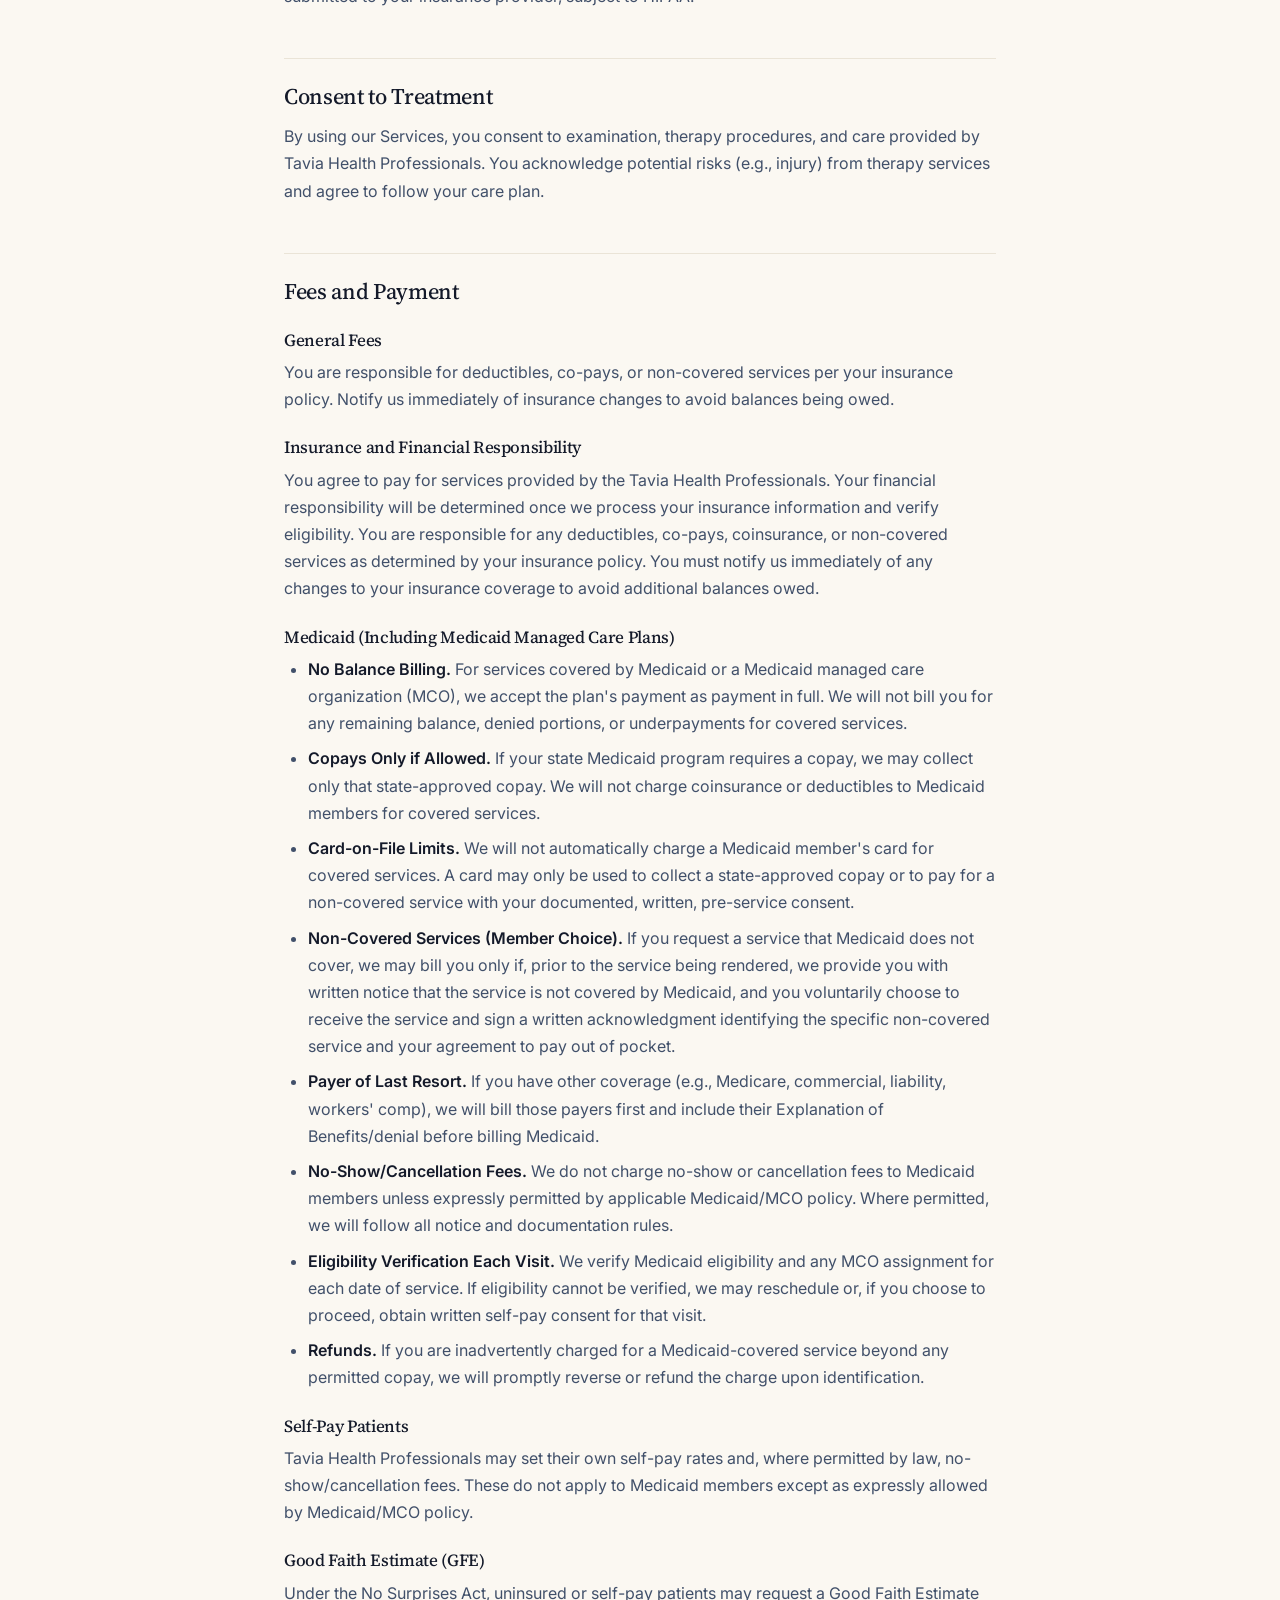
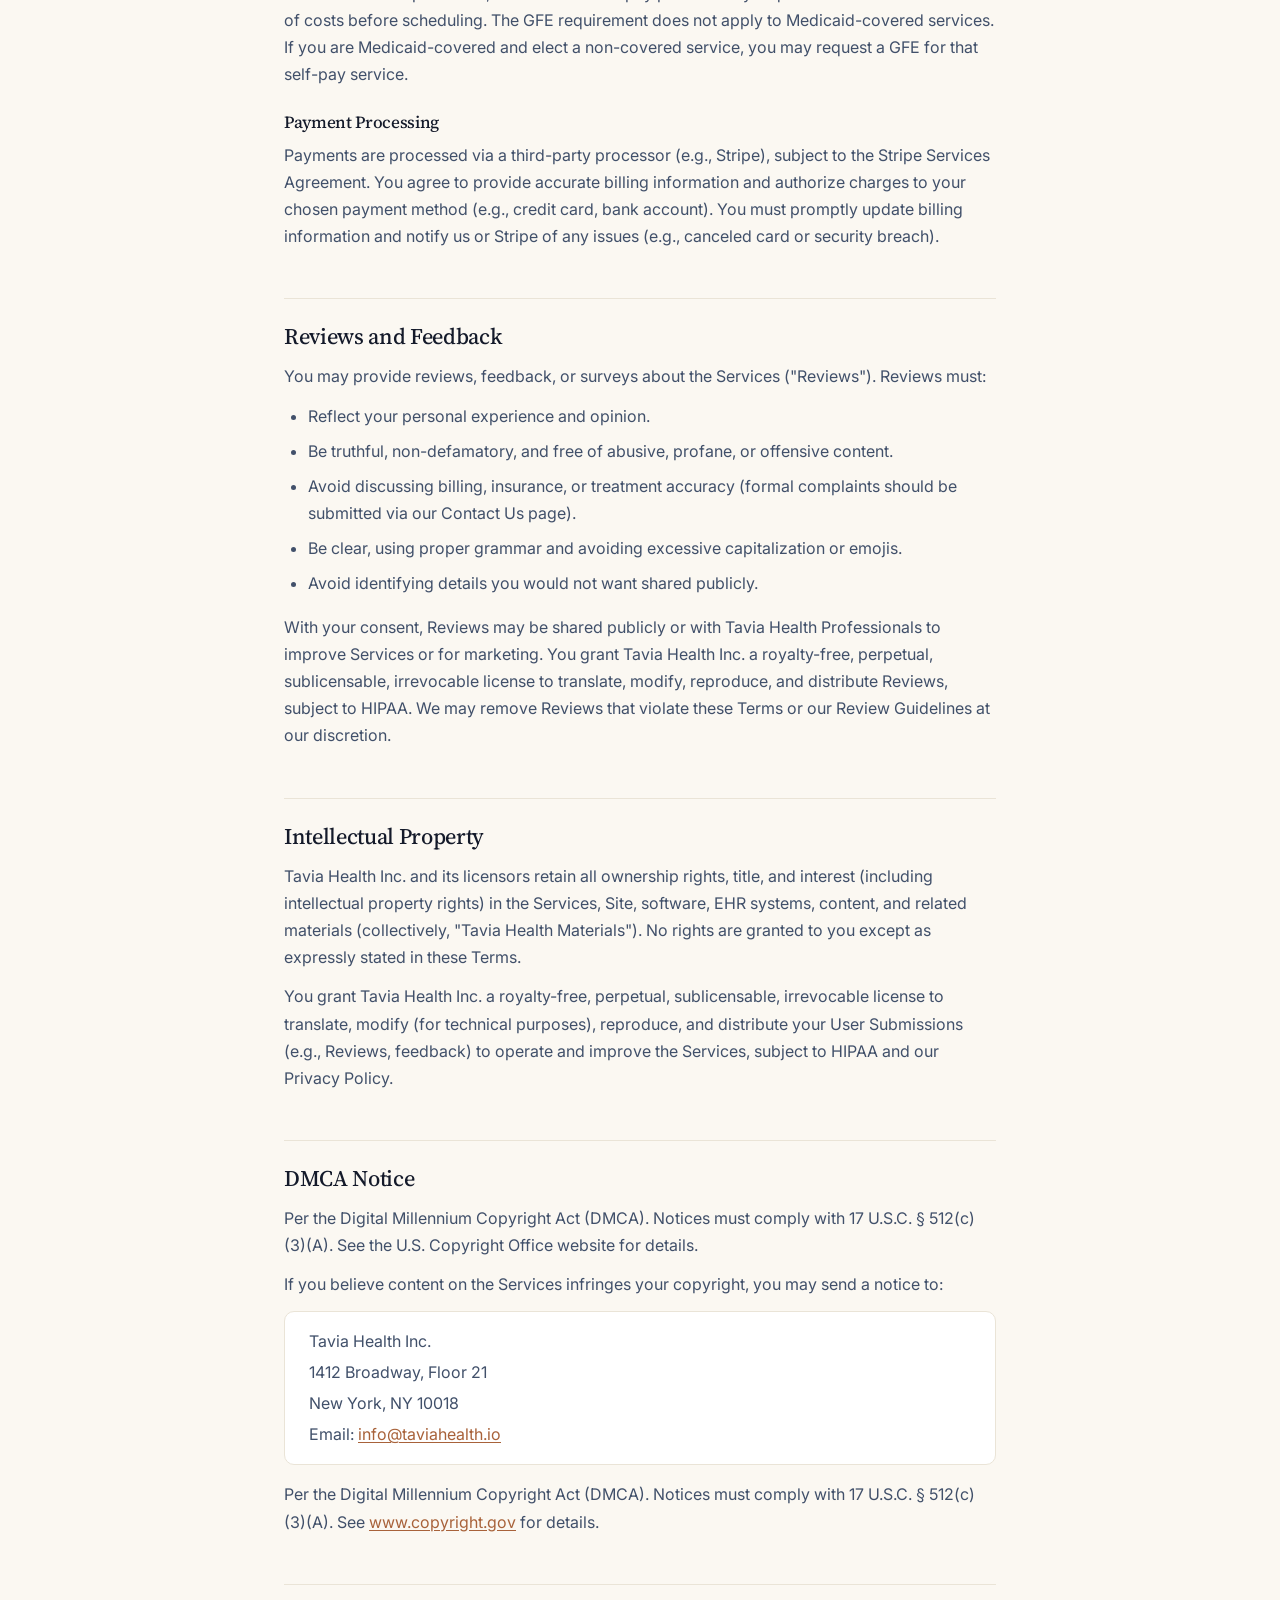
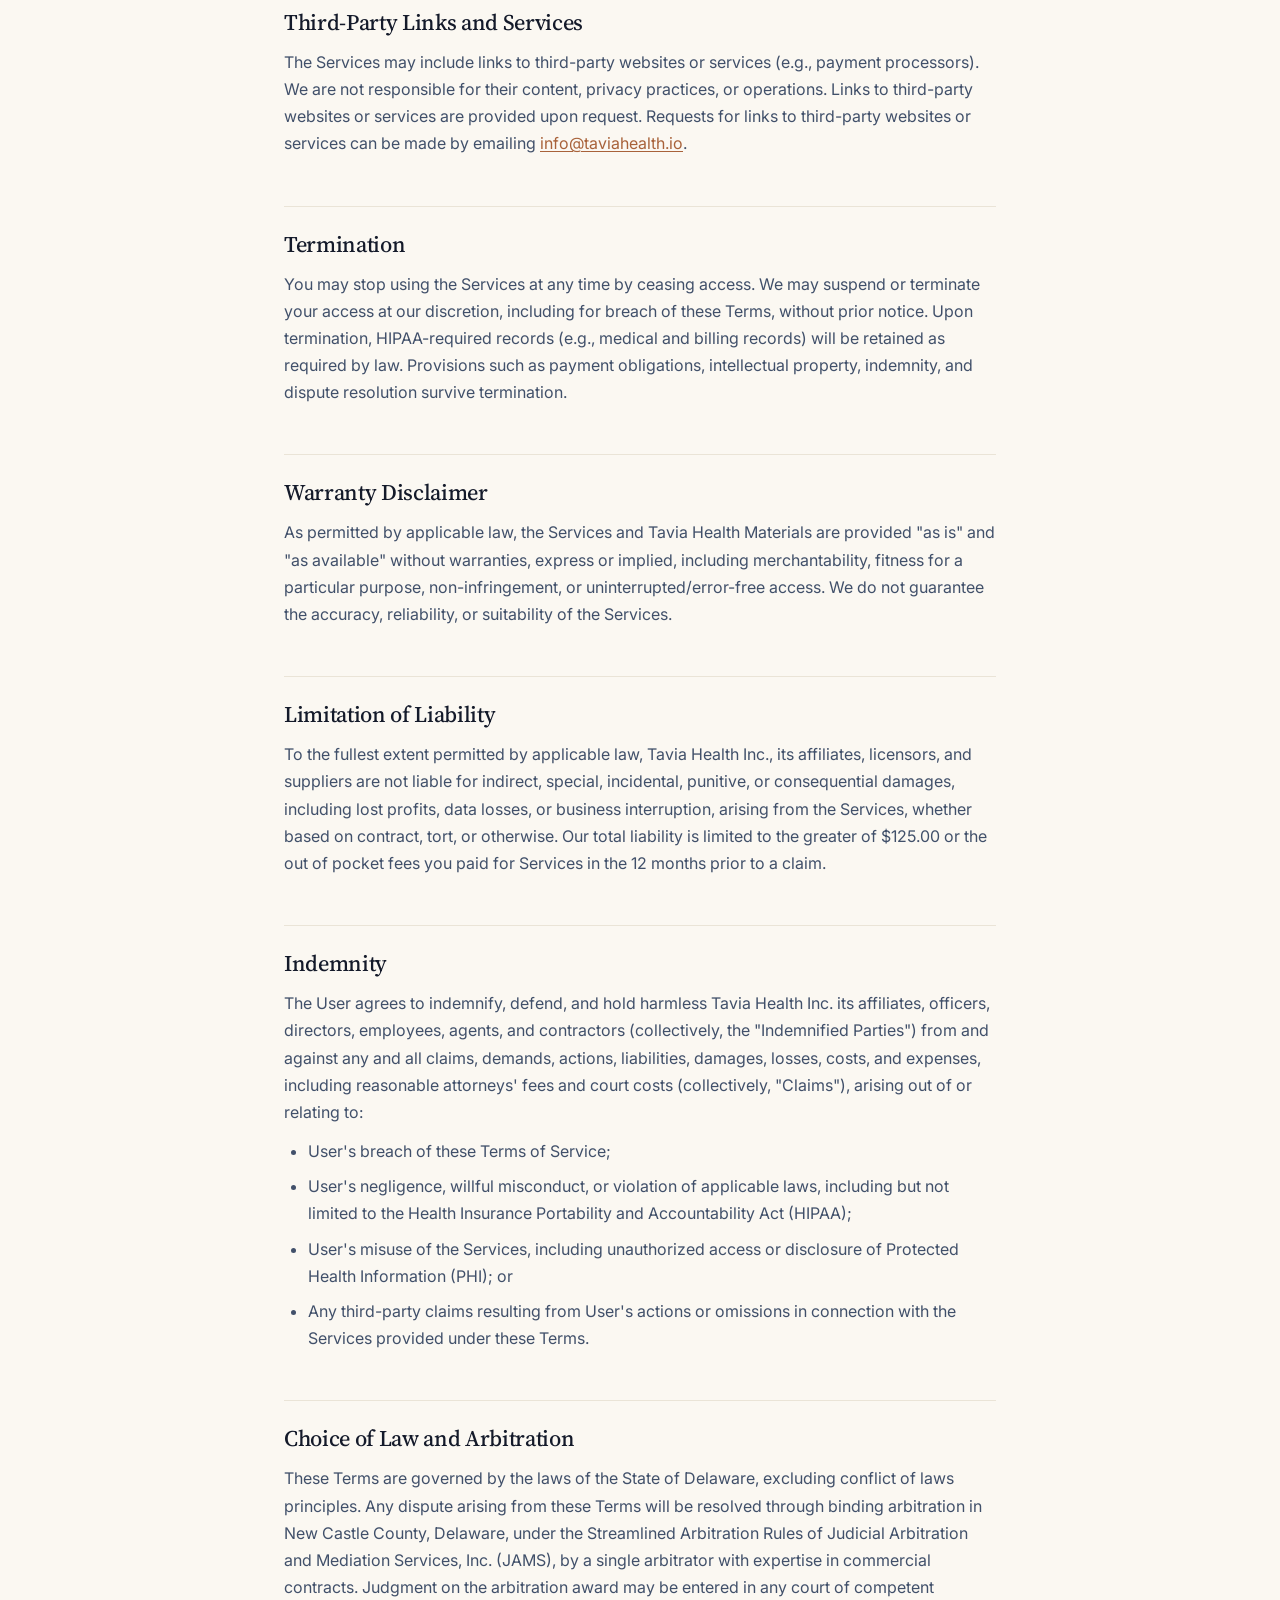
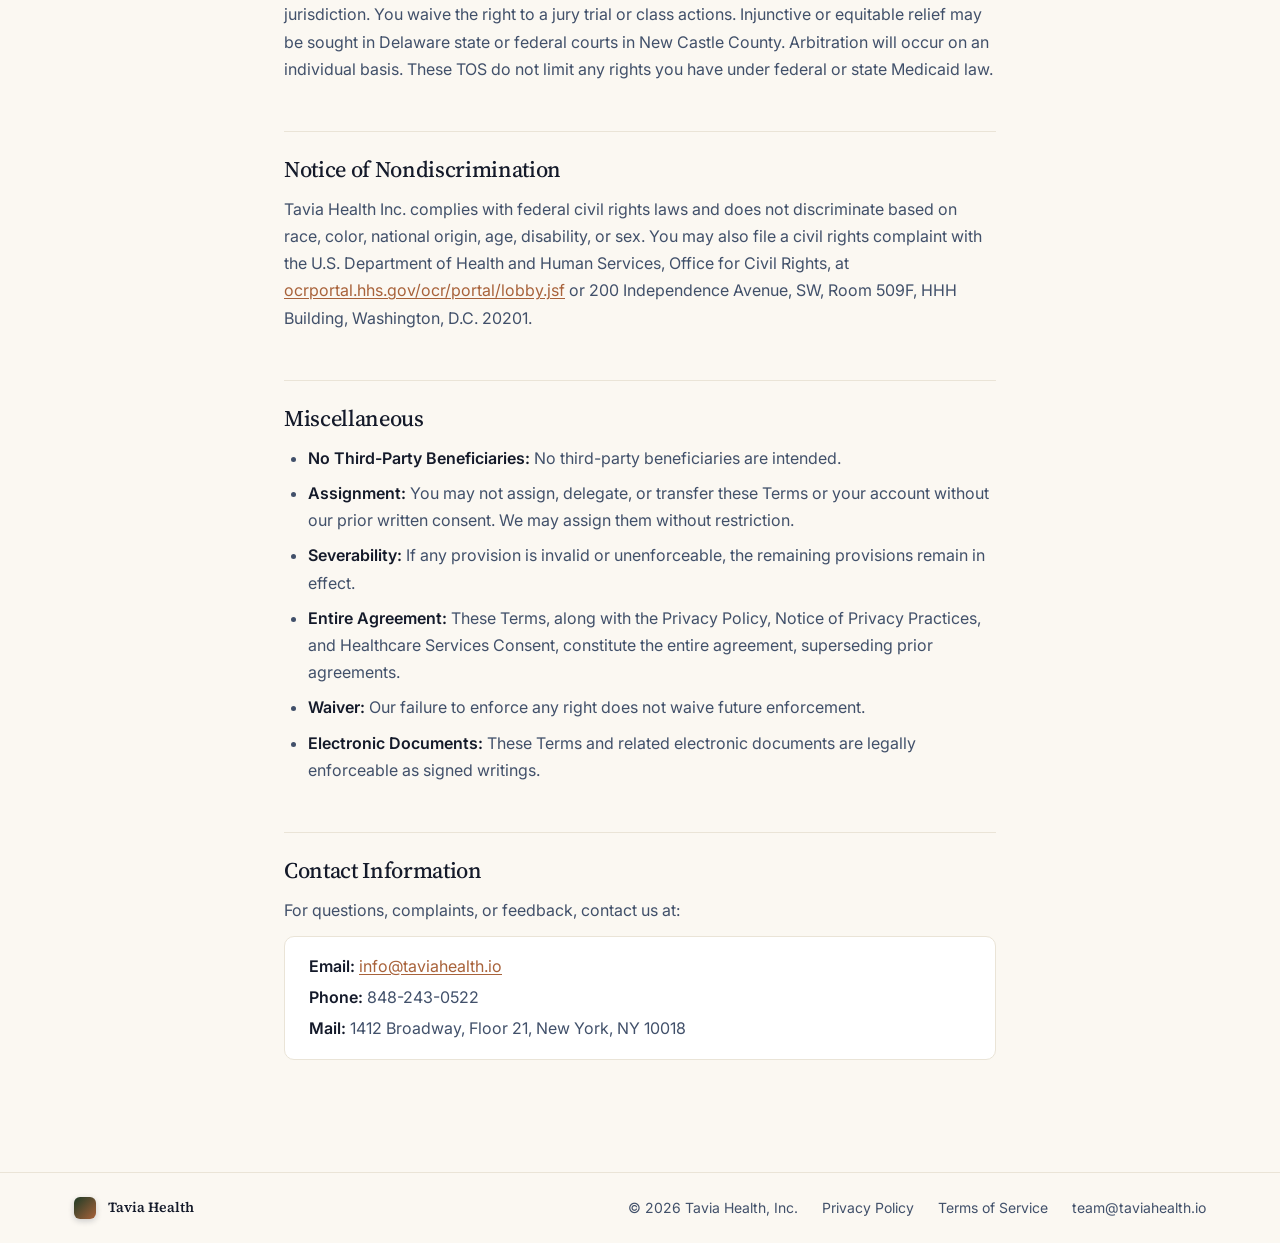
<file: terms.html>
<!DOCTYPE html>
<html lang="en">
<head>
  <meta charset="UTF-8" />
  <meta name="viewport" content="width=device-width, initial-scale=1.0" />
  <title>Terms of Service — Tavia Health</title>
  <link rel="icon" type="image/svg+xml" href="favicon.svg" />
  <meta name="description" content="Tavia Health Terms of Service. The rules and restrictions that govern your use of our Services." />
  <link rel="preconnect" href="https://fonts.googleapis.com" />
  <link rel="preconnect" href="https://fonts.gstatic.com" crossorigin />
  <link href="https://fonts.googleapis.com/css2?family=Inter:wght@400;500;600;700&family=JetBrains+Mono:wght@400;500&family=Source+Serif+4:ital,opsz,wght@0,8..60,400;0,8..60,500;0,8..60,600;0,8..60,700;1,8..60,400;1,8..60,500&display=swap" rel="stylesheet" />
  <link rel="stylesheet" href="styles.css" />
</head>
<body>

  <header class="nav" id="nav">
    <div class="container nav__inner">
      <a href="index.html" class="nav__brand" aria-label="Tavia Health home">
        <span class="nav__mark" aria-hidden="true"></span>
        <span class="nav__wordmark">Tavia Health</span>
      </a>
      <nav class="nav__links" aria-label="Primary">
        <a href="index.html#problem">The problem</a>
        <a href="index.html#platform">Platform</a>
        <a href="index.html#complex">Built for complexity</a>
        <a href="index.html#founder">Experience</a>
      </nav>
      <a href="https://calendar.app.google/nensBLNCL4oVfkAK6" target="_blank" rel="noopener" class="btn btn--accent nav__cta">Book your free audit</a>
    </div>
  </header>

  <main class="legal">
    <div class="container legal__container">
      <a href="index.html" class="legal__back">← Back to Tavia Health</a>
      <h1>Terms of Service</h1>
      <p class="legal__date">Effective Date: 08/26/2025</p>

      <p>Welcome to Tavia Health Inc. Please read on to learn the rules and restrictions that govern your use of our in-person care, website(s), application(s), and mobile application(s) (the "Services"). It is important that you read and understand these terms before you use any of our Services, including your access to telehealth, in-clinic based care, and in-home therapy services (physical, occupational, and speech therapy), referral services, electronic health record (EHR) systems, administrative support, this website (<a href="https://www.taviahealth.io/" target="_blank" rel="noopener">https://www.taviahealth.io/</a>) and related web-based and mobile applications (collectively, the "Services").</p>

      <p>Tavia Health Inc., a Delaware corporation, ("Tavia Care LLC (a wholly owned subsidiary of Tavia Health Inc.", "Tavia", "Tavia Health" "we," "us," or "our"), operates as a management services organization (MSO) and independent practice association (IPA). Tavia Health provides administrative, operational, and contracting support to independent contractor licensed therapists (the "Tavia Health Professionals"). All clinical services, including physical, occupational, and speech therapy, are delivered solely by the Tavia Health Professionals, who are independently licensed and responsible for patient care.</p>

      <p>By accessing or using the Services, you agree to be bound by these Terms, and our Privacy Policy, which outline our compliance with the Health Insurance Portability and Accountability Act (HIPAA) and other applicable U.S. healthcare privacy laws. Do not use these services if you do not agree with these Terms of Service.</p>

      <h2>Privacy and HIPAA Compliance</h2>
      <p>Tavia Health Inc. is committed to protecting your privacy in accordance with HIPAA and other applicable federal and state laws. Our <a href="privacy.html">Privacy Policy</a> (which can be accessed via the link at the bottom of our home page) details how we collect, use, share, and protect your personal information and protected health information (PHI). Key points:</p>
      <ul>
        <li><strong>Children's Privacy:</strong> We do not knowingly collect personal information from children under 13 without parental consent, per the Children's Online Privacy Protection Act (COPPA). If you are under 13, do not attempt to register or provide personal information. If we discover such data, we will delete it. Contact <a href="mailto:info@taviahealth.io">info@taviahealth.io</a> if you believe a child under 13 has provided information without consent.</li>
        <li><strong>U.S.-Only Data Collection:</strong> We do not collect data from individuals residing outside the United States. If you reside outside the U.S., do not use the Services.</li>
        <li><strong>Data Retention:</strong> We retain PHI and other records as required by HIPAA, including medical and billing records, even if your account is deactivated. In compliance with HIPAA, Tavia Care LLC enters into Business Associate Agreements with our Independent Contractor clinicians.</li>
        <li><strong>Electronic Communications:</strong> You consent to receive electronic communications (e.g., email, text) for legal disclosures, updates, appointment reminders, or marketing, subject to HIPAA safeguards. You may opt out of non-essential communications via account settings or by replying "stop" to texts.</li>
      </ul>
      <p>For privacy concerns, contact <a href="mailto:info@taviahealth.io">info@taviahealth.io</a>.</p>

      <h2>Acceptance of Terms</h2>
      <p>Your use of the Services constitutes acceptance of these Terms, forming a binding Agreement between you and Tavia Health Inc. If you accept these Terms on behalf of a minor or another person (e.g., as a parent or legal guardian), you agree to these Terms on their behalf and grant permission for their treatment, subject to applicable law. For minors under 18, a parent or legal guardian must consent to treatment, and for minors under 16, a parent must be present during sessions, unless a legal exception applies.</p>

      <h2>Changes to Terms</h2>
      <p>We may modify these Terms at any time. We will notify you of material changes by posting updated Terms on the Site. If you do not agree with the changes, you must stop using the Services. Continued use after the effective date binds you to the updated Terms.</p>

      <h2>Account Registration and Security</h2>
      <p>To access certain Services, you may need to create an account with accurate and complete information ("Account Information"). You are responsible for:</p>
      <ul>
        <li>Protecting your username and password.</li>
        <li>Notifying us immediately of unauthorized account use or inaccurate information.</li>
        <li>Using caution on public/shared devices to prevent unauthorized access.</li>
      </ul>
      <p>Tavia Health Professionals must comply with any applicable Provider Agreement. You may not transfer your account without our prior written consent.</p>

      <h2>Use of Services</h2>
      <p>Subject to these Terms, we grant you a limited, non-exclusive, non-transferable, non-sublicensable license to use the Services for personal, non-commercial purposes (or as agreed in a Provider Agreement for Tavia Health Professionals). You agree to comply with all applicable laws, including HIPAA and other applicable laws and regulations.</p>

      <h2>Prohibited Actions</h2>
      <p>You may not:</p>
      <ul>
        <li>Engage in defamatory, abusive, discriminatory, harassing, obscene, or otherwise objectionable behavior, as determined by Tavia Health Inc.</li>
        <li>Use automated tools (e.g., robots, spiders) to access, scrape, or data mine the Services.</li>
        <li>Interfere with, access, tamper with, or disrupt the Services, servers, or networks.</li>
        <li>Attempt to probe, scan, or test the security of the Services or breach authentication measures.</li>
        <li>Collect or store personal information without consent, except as permitted for Tavia Health Professionals under HIPAA and our Provider Agreement.</li>
        <li>Infringe intellectual property rights or violate privacy/confidentiality rights.</li>
        <li>Use the Services for commercial purposes without permission or to send unsolicited communications (e.g., spam).</li>
      </ul>

      <h2>Remote Therapeutic Monitoring (RTM)</h2>
      <p>If available, you may participate in Remote Therapeutic Monitoring (RTM), which includes digital prompts (e.g., via app or text) to monitor your care plan. Participation is voluntary, and you can opt out via app settings (Profile/Settings) or by replying "stop" to RTM texts. RTM data may be submitted to your insurance provider, subject to HIPAA.</p>

      <h2>Consent to Treatment</h2>
      <p>By using our Services, you consent to examination, therapy procedures, and care provided by Tavia Health Professionals. You acknowledge potential risks (e.g., injury) from therapy services and agree to follow your care plan.</p>

      <h2>Fees and Payment</h2>

      <h3>General Fees</h3>
      <p>You are responsible for deductibles, co-pays, or non-covered services per your insurance policy. Notify us immediately of insurance changes to avoid balances being owed.</p>

      <h3>Insurance and Financial Responsibility</h3>
      <p>You agree to pay for services provided by the Tavia Health Professionals. Your financial responsibility will be determined once we process your insurance information and verify eligibility. You are responsible for any deductibles, co-pays, coinsurance, or non-covered services as determined by your insurance policy. You must notify us immediately of any changes to your insurance coverage to avoid additional balances owed.</p>

      <h3>Medicaid (Including Medicaid Managed Care Plans)</h3>
      <ul>
        <li><strong>No Balance Billing.</strong> For services covered by Medicaid or a Medicaid managed care organization (MCO), we accept the plan's payment as payment in full. We will not bill you for any remaining balance, denied portions, or underpayments for covered services.</li>
        <li><strong>Copays Only if Allowed.</strong> If your state Medicaid program requires a copay, we may collect only that state-approved copay. We will not charge coinsurance or deductibles to Medicaid members for covered services.</li>
        <li><strong>Card-on-File Limits.</strong> We will not automatically charge a Medicaid member's card for covered services. A card may only be used to collect a state-approved copay or to pay for a non-covered service with your documented, written, pre-service consent.</li>
        <li><strong>Non-Covered Services (Member Choice).</strong> If you request a service that Medicaid does not cover, we may bill you only if, prior to the service being rendered, we provide you with written notice that the service is not covered by Medicaid, and you voluntarily choose to receive the service and sign a written acknowledgment identifying the specific non-covered service and your agreement to pay out of pocket.</li>
        <li><strong>Payer of Last Resort.</strong> If you have other coverage (e.g., Medicare, commercial, liability, workers' comp), we will bill those payers first and include their Explanation of Benefits/denial before billing Medicaid.</li>
        <li><strong>No-Show/Cancellation Fees.</strong> We do not charge no-show or cancellation fees to Medicaid members unless expressly permitted by applicable Medicaid/MCO policy. Where permitted, we will follow all notice and documentation rules.</li>
        <li><strong>Eligibility Verification Each Visit.</strong> We verify Medicaid eligibility and any MCO assignment for each date of service. If eligibility cannot be verified, we may reschedule or, if you choose to proceed, obtain written self-pay consent for that visit.</li>
        <li><strong>Refunds.</strong> If you are inadvertently charged for a Medicaid-covered service beyond any permitted copay, we will promptly reverse or refund the charge upon identification.</li>
      </ul>

      <h3>Self-Pay Patients</h3>
      <p>Tavia Health Professionals may set their own self-pay rates and, where permitted by law, no-show/cancellation fees. These do not apply to Medicaid members except as expressly allowed by Medicaid/MCO policy.</p>

      <h3>Good Faith Estimate (GFE)</h3>
      <p>Under the No Surprises Act, uninsured or self-pay patients may request a Good Faith Estimate of costs before scheduling. The GFE requirement does not apply to Medicaid-covered services. If you are Medicaid-covered and elect a non-covered service, you may request a GFE for that self-pay service.</p>

      <h3>Payment Processing</h3>
      <p>Payments are processed via a third-party processor (e.g., Stripe), subject to the Stripe Services Agreement. You agree to provide accurate billing information and authorize charges to your chosen payment method (e.g., credit card, bank account). You must promptly update billing information and notify us or Stripe of any issues (e.g., canceled card or security breach).</p>

      <h2>Reviews and Feedback</h2>
      <p>You may provide reviews, feedback, or surveys about the Services ("Reviews"). Reviews must:</p>
      <ul>
        <li>Reflect your personal experience and opinion.</li>
        <li>Be truthful, non-defamatory, and free of abusive, profane, or offensive content.</li>
        <li>Avoid discussing billing, insurance, or treatment accuracy (formal complaints should be submitted via our Contact Us page).</li>
        <li>Be clear, using proper grammar and avoiding excessive capitalization or emojis.</li>
        <li>Avoid identifying details you would not want shared publicly.</li>
      </ul>
      <p>With your consent, Reviews may be shared publicly or with Tavia Health Professionals to improve Services or for marketing. You grant Tavia Health Inc. a royalty-free, perpetual, sublicensable, irrevocable license to translate, modify, reproduce, and distribute Reviews, subject to HIPAA. We may remove Reviews that violate these Terms or our Review Guidelines at our discretion.</p>

      <h2>Intellectual Property</h2>
      <p>Tavia Health Inc. and its licensors retain all ownership rights, title, and interest (including intellectual property rights) in the Services, Site, software, EHR systems, content, and related materials (collectively, "Tavia Health Materials"). No rights are granted to you except as expressly stated in these Terms.</p>
      <p>You grant Tavia Health Inc. a royalty-free, perpetual, sublicensable, irrevocable license to translate, modify (for technical purposes), reproduce, and distribute your User Submissions (e.g., Reviews, feedback) to operate and improve the Services, subject to HIPAA and our Privacy Policy.</p>

      <h2>DMCA Notice</h2>
      <p>Per the Digital Millennium Copyright Act (DMCA). Notices must comply with 17 U.S.C. § 512(c)(3)(A). See the U.S. Copyright Office website for details.</p>
      <p>If you believe content on the Services infringes your copyright, you may send a notice to:</p>
      <ul class="legal__contact">
        <li>Tavia Health Inc.</li>
        <li>1412 Broadway, Floor 21</li>
        <li>New York, NY 10018</li>
        <li>Email: <a href="mailto:info@taviahealth.io">info@taviahealth.io</a></li>
      </ul>
      <p>Per the Digital Millennium Copyright Act (DMCA). Notices must comply with 17 U.S.C. § 512(c)(3)(A). See <a href="https://www.copyright.gov" target="_blank" rel="noopener">www.copyright.gov</a> for details.</p>

      <h2>Third-Party Links and Services</h2>
      <p>The Services may include links to third-party websites or services (e.g., payment processors). We are not responsible for their content, privacy practices, or operations. Links to third-party websites or services are provided upon request. Requests for links to third-party websites or services can be made by emailing <a href="mailto:info@taviahealth.io">info@taviahealth.io</a>.</p>

      <h2>Termination</h2>
      <p>You may stop using the Services at any time by ceasing access. We may suspend or terminate your access at our discretion, including for breach of these Terms, without prior notice. Upon termination, HIPAA-required records (e.g., medical and billing records) will be retained as required by law. Provisions such as payment obligations, intellectual property, indemnity, and dispute resolution survive termination.</p>

      <h2>Warranty Disclaimer</h2>
      <p>As permitted by applicable law, the Services and Tavia Health Materials are provided "as is" and "as available" without warranties, express or implied, including merchantability, fitness for a particular purpose, non-infringement, or uninterrupted/error-free access. We do not guarantee the accuracy, reliability, or suitability of the Services.</p>

      <h2>Limitation of Liability</h2>
      <p>To the fullest extent permitted by applicable law, Tavia Health Inc., its affiliates, licensors, and suppliers are not liable for indirect, special, incidental, punitive, or consequential damages, including lost profits, data losses, or business interruption, arising from the Services, whether based on contract, tort, or otherwise. Our total liability is limited to the greater of $125.00 or the out of pocket fees you paid for Services in the 12 months prior to a claim.</p>

      <h2>Indemnity</h2>
      <p>The User agrees to indemnify, defend, and hold harmless Tavia Health Inc. its affiliates, officers, directors, employees, agents, and contractors (collectively, the "Indemnified Parties") from and against any and all claims, demands, actions, liabilities, damages, losses, costs, and expenses, including reasonable attorneys' fees and court costs (collectively, "Claims"), arising out of or relating to:</p>
      <ul>
        <li>User's breach of these Terms of Service;</li>
        <li>User's negligence, willful misconduct, or violation of applicable laws, including but not limited to the Health Insurance Portability and Accountability Act (HIPAA);</li>
        <li>User's misuse of the Services, including unauthorized access or disclosure of Protected Health Information (PHI); or</li>
        <li>Any third-party claims resulting from User's actions or omissions in connection with the Services provided under these Terms.</li>
      </ul>

      <h2>Choice of Law and Arbitration</h2>
      <p>These Terms are governed by the laws of the State of Delaware, excluding conflict of laws principles. Any dispute arising from these Terms will be resolved through binding arbitration in New Castle County, Delaware, under the Streamlined Arbitration Rules of Judicial Arbitration and Mediation Services, Inc. (JAMS), by a single arbitrator with expertise in commercial contracts. Judgment on the arbitration award may be entered in any court of competent jurisdiction. You waive the right to a jury trial or class actions. Injunctive or equitable relief may be sought in Delaware state or federal courts in New Castle County. Arbitration will occur on an individual basis. These TOS do not limit any rights you have under federal or state Medicaid law.</p>

      <h2>Notice of Nondiscrimination</h2>
      <p>Tavia Health Inc. complies with federal civil rights laws and does not discriminate based on race, color, national origin, age, disability, or sex. You may also file a civil rights complaint with the U.S. Department of Health and Human Services, Office for Civil Rights, at <a href="https://ocrportal.hhs.gov/ocr/portal/lobby.jsf" target="_blank" rel="noopener">ocrportal.hhs.gov/ocr/portal/lobby.jsf</a> or 200 Independence Avenue, SW, Room 509F, HHH Building, Washington, D.C. 20201.</p>

      <h2>Miscellaneous</h2>
      <ul>
        <li><strong>No Third-Party Beneficiaries:</strong> No third-party beneficiaries are intended.</li>
        <li><strong>Assignment:</strong> You may not assign, delegate, or transfer these Terms or your account without our prior written consent. We may assign them without restriction.</li>
        <li><strong>Severability:</strong> If any provision is invalid or unenforceable, the remaining provisions remain in effect.</li>
        <li><strong>Entire Agreement:</strong> These Terms, along with the Privacy Policy, Notice of Privacy Practices, and Healthcare Services Consent, constitute the entire agreement, superseding prior agreements.</li>
        <li><strong>Waiver:</strong> Our failure to enforce any right does not waive future enforcement.</li>
        <li><strong>Electronic Documents:</strong> These Terms and related electronic documents are legally enforceable as signed writings.</li>
      </ul>

      <h2>Contact Information</h2>
      <p>For questions, complaints, or feedback, contact us at:</p>
      <ul class="legal__contact">
        <li><strong>Email:</strong> <a href="mailto:info@taviahealth.io">info@taviahealth.io</a></li>
        <li><strong>Phone:</strong> 848-243-0522</li>
        <li><strong>Mail:</strong> 1412 Broadway, Floor 21, New York, NY 10018</li>
      </ul>
    </div>
  </main>

  <footer class="footer">
    <div class="container footer__inner">
      <div class="footer__brand">
        <span class="nav__mark" aria-hidden="true"></span>
        <span>Tavia Health</span>
      </div>
      <div class="footer__meta">
        <span>© 2026 Tavia Health, Inc.</span>
        <a href="privacy.html">Privacy Policy</a>
        <a href="terms.html">Terms of Service</a>
        <a href="mailto:team@taviahealth.io">team@taviahealth.io</a>
      </div>
    </div>
  </footer>

  <script src="script.js"></script>
</body>
</html>
</file>
<file: styles.css>
/* ==========================================================================
   Tavia Health — landing page styles
   ========================================================================== */

/* Design tokens ----------------------------------------------------------- */
:root {
  /* Official 7-color palette */
  --cream-token:  #FBF8F2;
  --ink-token:    #141A2A;
  --forest:       #1E3B26;
  --oxblood:      #3D0814;
  --coral-token:  #A8623A;
  --gold-token:   #E6B24E;
  --chartreuse:   #F2FA8A;

  /* Structural navy scale — forest primary, oxblood deepest */
  --navy-950: #3D0814;    /* oxblood — CTA section only */
  --navy-900: #1E3B26;    /* forest — Built for complexity, dark sections */
  --navy-800: #254730;
  --navy-700: #305C3D;
  --navy-600: #40744F;
  --navy-500: #5A8A68;
  --navy-300: #99B8A2;
  --navy-100: #D8E5DC;

  /* Warm accent — coral (copper) */
  --coral-700: #6B3E22;
  --coral-600: #8A5030;
  --coral-500: #A8623A;   /* coral, AA-large on cream */
  --coral-400: #BE7E5C;
  --coral-100: #E8D3BF;
  --coral-50:  #F5EBDE;

  /* Slate accent for muted section backgrounds */
  --slate-700: #5F6A7E;
  --slate-500: #8896AB;
  --slate-300: #B8C1CC;
  --slate-100: #E5E8ED;

  /* Decorative highlight */
  --gold-500: #E6B24E;

  /* Neutrals */
  --cream:        #FBF8F2;
  --cream-dark:   #F3EDE0;
  --paper:        #FFFFFF;
  --ink:          #141A2A;
  --ink-soft:     #41506A;
  --ink-muted:    #6F7E97;
  --line:         #EAE4D7;
  --line-strong:  #D0C7B4;

  /* Tinted surfaces (brand-colored but very pale) */
  --pale-blue:    #EFF3FA;
  --pale-blue-2:  #E6ECF6;
  --pale-peach:   #F0ECE4;
  --pale-peach-2: #E4DED3;
  --line-blue:    #D9E1ED;
  --line-peach:   #D9D2C3;

  /* Semantic tags */
  --ok-500:    #2E9573;
  --warn-500:  #D69A3A;
  --deny-500:  #D84A3B;
  --flag-500:  #C97A2B;
  --info-500:  #4A7BBF;

  /* Type */
  --font-sans: "Inter", system-ui, -apple-system, BlinkMacSystemFont, "Segoe UI", sans-serif;
  --font-display: "Source Serif 4", "Iowan Old Style", Georgia, serif;
  --font-mono: "JetBrains Mono", "SF Mono", Menlo, monospace;

  /* Scale */
  --fs-xs: 0.78rem;
  --fs-sm: 0.875rem;
  --fs-base: 1rem;
  --fs-md: 1.0625rem;
  --fs-lg: 1.1875rem;
  --fs-xl: 1.5rem;
  --fs-2xl: 2rem;
  --fs-3xl: 2.5rem;
  --fs-4xl: 3.25rem;
  --fs-5xl: 4.25rem;
  --fs-6xl: 5.25rem;

  /* Spacing */
  --sp-1: 0.25rem;
  --sp-2: 0.5rem;
  --sp-3: 0.75rem;
  --sp-4: 1rem;
  --sp-5: 1.5rem;
  --sp-6: 2rem;
  --sp-7: 3rem;
  --sp-8: 4rem;
  --sp-9: 6rem;
  --sp-10: 8rem;

  /* Radius */
  --r-sm: 6px;
  --r-md: 10px;
  --r-lg: 16px;
  --r-xl: 24px;
  --r-pill: 999px;

  /* Shadows */
  --shadow-sm: 0 1px 2px rgba(8, 18, 41, 0.06), 0 1px 1px rgba(8, 18, 41, 0.04);
  --shadow-md: 0 6px 18px -6px rgba(8, 18, 41, 0.14), 0 2px 6px rgba(8, 18, 41, 0.06);
  --shadow-lg: 0 24px 60px -20px rgba(8, 18, 41, 0.25), 0 8px 20px -8px rgba(8, 18, 41, 0.12);
  --shadow-xl: 0 36px 80px -28px rgba(8, 18, 41, 0.35);

  /* Layout */
  --container: 1180px;
  --nav-h: 72px;
}

/* Reset / base ------------------------------------------------------------ */
*, *::before, *::after { box-sizing: border-box; }
html { scroll-behavior: smooth; -webkit-text-size-adjust: 100%; }
body {
  margin: 0;
  font-family: var(--font-sans);
  font-size: var(--fs-md);
  line-height: 1.55;
  color: var(--ink);
  background: var(--paper);
  -webkit-font-smoothing: antialiased;
  -moz-osx-font-smoothing: grayscale;
}
img, svg { display: block; max-width: 100%; }
a { color: inherit; text-decoration: none; }
button { font: inherit; }
h1, h2, h3, h4 { margin: 0; font-family: var(--font-display); font-weight: 500; letter-spacing: -0.02em; color: var(--ink); }
h1 { font-size: var(--fs-5xl); line-height: 1.04; }
h2 { font-size: var(--fs-4xl); line-height: 1.08; }
h3 { font-size: var(--fs-xl); line-height: 1.25; }
p { margin: 0 0 var(--sp-4); }
em { font-style: italic; color: var(--coral-600); }
strong { font-weight: 600; color: var(--ink); }

.container {
  width: 100%;
  max-width: var(--container);
  margin: 0 auto;
  padding: 0 var(--sp-5);
}

/* Buttons ----------------------------------------------------------------- */
.btn {
  display: inline-flex;
  align-items: center;
  gap: var(--sp-2);
  padding: var(--sp-3) var(--sp-5);
  border-radius: var(--r-pill);
  font-weight: 600;
  font-size: var(--fs-sm);
  letter-spacing: -0.005em;
  border: 1px solid transparent;
  cursor: pointer;
  transition: transform 140ms ease, box-shadow 200ms ease, background 200ms ease, color 200ms ease;
}
.btn--lg { padding: var(--sp-4) var(--sp-6); font-size: var(--fs-base); }
.btn:focus-visible {
  outline: 3px solid var(--chartreuse);
  outline-offset: 3px;
}
a:focus-visible {
  outline: 2px solid var(--chartreuse);
  outline-offset: 2px;
  border-radius: 2px;
}
.btn--accent {
  background: var(--chartreuse);
  color: var(--ink);
  box-shadow: 0 6px 18px -8px rgba(242, 250, 138, 0.6), 0 2px 6px rgba(20, 26, 42, 0.12);
  font-weight: 700;
  border-color: var(--ink);
}
.btn--accent:hover {
  background: #E8F072;
  transform: translateY(-1px);
  box-shadow: 0 10px 24px -10px rgba(242, 250, 138, 0.75), 0 4px 10px rgba(20, 26, 42, 0.15);
  color: var(--ink);
}
.btn--ghost {
  background: rgba(255, 255, 255, 0.75);
  color: var(--ink);
  border-color: var(--ink);
  backdrop-filter: blur(4px);
  -webkit-backdrop-filter: blur(4px);
}
.btn--ghost:hover {
  background: var(--paper);
  border-color: var(--ink);
  color: var(--ink);
  transform: translateY(-1px);
}
.btn--ghost-light {
  background: transparent;
  color: var(--cream);
  border-color: rgba(248, 243, 234, 0.4);
  backdrop-filter: none;
  -webkit-backdrop-filter: none;
}
.btn--ghost-light:hover {
  background: rgba(255, 255, 255, 0.08);
  border-color: var(--cream);
  color: var(--paper);
  transform: translateY(-1px);
}

/* Reveal ------------------------------------------------------------------ */
.reveal {
  opacity: 0;
  transform: translateY(16px);
  transition: opacity 800ms cubic-bezier(0.22, 1, 0.36, 1), transform 800ms cubic-bezier(0.22, 1, 0.36, 1);
  will-change: opacity, transform;
}
.reveal.is-visible { opacity: 1; transform: none; }

/* Nav --------------------------------------------------------------------- */
.nav {
  position: sticky;
  top: 0;
  z-index: 50;
  height: var(--nav-h);
  backdrop-filter: blur(12px);
  -webkit-backdrop-filter: blur(12px);
  background: rgba(255, 255, 255, 0);
  transition: background 220ms ease, box-shadow 220ms ease, border-color 220ms ease;
  border-bottom: 1px solid transparent;
}
.nav.is-scrolled {
  background: rgba(255, 255, 255, 0.88);
  border-bottom-color: var(--line);
  box-shadow: 0 1px 0 rgba(8, 18, 41, 0.04);
}
.nav__inner {
  display: flex;
  align-items: center;
  justify-content: space-between;
  gap: var(--sp-6);
  height: 100%;
}
.nav__brand {
  display: flex;
  align-items: center;
  gap: var(--sp-3);
  font-family: var(--font-display);
  font-weight: 600;
  font-size: var(--fs-lg);
  color: var(--navy-900);
  letter-spacing: -0.015em;
}
.nav__mark {
  width: 22px;
  height: 22px;
  border-radius: 6px;
  background: linear-gradient(135deg, var(--navy-900), var(--coral-500));
  box-shadow: 0 2px 6px rgba(8, 18, 41, 0.2);
  display: inline-block;
}
.nav__wordmark { line-height: 1; }
.nav__links {
  display: flex;
  gap: var(--sp-6);
  font-size: var(--fs-sm);
  color: var(--navy-900);
  font-weight: 500;
}
.nav__links a { opacity: 0.75; transition: opacity 140ms ease; }
.nav__links a:hover { opacity: 1; }
.nav__cta { padding: var(--sp-2) var(--sp-5); font-size: var(--fs-sm); }

/* Hero -------------------------------------------------------------------- */
.hero {
  position: relative;
  padding: var(--sp-10) 0 var(--sp-9);
  overflow: hidden;
  isolation: isolate;
  background: linear-gradient(180deg, #FAF6EE 0%, #FDFBF7 60%, #FFFFFF 100%);
}
.hero__inner {
  position: relative;
  z-index: 1;
  max-width: 880px;
  text-align: left;
}
.hero__bg {
  position: absolute;
  inset: 0;
  z-index: 0;
  pointer-events: none;
}
.hero__grid {
  position: absolute;
  inset: 0;
  background-image:
    linear-gradient(to right, rgba(11, 27, 59, 0.05) 1px, transparent 1px),
    linear-gradient(to bottom, rgba(11, 27, 59, 0.05) 1px, transparent 1px);
  background-size: 64px 64px;
  background-position: -1px -1px;
  mask-image: radial-gradient(ellipse at 50% 0%, black 30%, transparent 70%);
  -webkit-mask-image: radial-gradient(ellipse at 50% 0%, black 30%, transparent 70%);
  opacity: 0.6;
}
.hero__glow {
  position: absolute;
  right: -10%;
  top: 10%;
  width: 540px;
  height: 540px;
  background: radial-gradient(circle, rgba(168, 98, 58, 0.22), transparent 60%);
  filter: blur(20px);
}

.eyebrow {
  display: inline-flex;
  align-items: center;
  gap: var(--sp-2);
  padding: 6px 14px;
  border-radius: var(--r-pill);
  border: 1px solid var(--line-strong);
  background: rgba(255, 255, 255, 0.7);
  font-size: var(--fs-xs);
  font-weight: 600;
  text-transform: uppercase;
  letter-spacing: 0.08em;
  color: var(--navy-700);
  margin-bottom: var(--sp-5);
}
.eyebrow__dot {
  width: 7px;
  height: 7px;
  border-radius: 50%;
  background: var(--coral-500);
  box-shadow: 0 0 0 4px rgba(168, 98, 58, 0.15);
}

.hero__title {
  font-size: clamp(2.5rem, 6vw, 4.5rem);
  line-height: 1.02;
  letter-spacing: -0.03em;
  color: var(--navy-900);
  margin-bottom: var(--sp-5);
}
.hero__title em {
  font-style: italic;
  color: var(--coral-600);
  font-weight: 400;
}
.hero__sub {
  font-size: var(--fs-lg);
  color: var(--ink-soft);
  max-width: 640px;
  margin-bottom: var(--sp-7);
}
.hero__ctas {
  display: flex;
  gap: var(--sp-3);
  flex-wrap: wrap;
  margin-bottom: var(--sp-7);
}
.hero__proof {
  display: grid;
  grid-template-columns: repeat(3, minmax(0, 1fr));
  gap: var(--sp-4);
  max-width: 780px;
}
.proof-chip {
  display: flex;
  flex-direction: column;
  gap: var(--sp-1);
  padding: var(--sp-4) var(--sp-5);
  background: var(--paper);
  border: 1px solid var(--line);
  border-radius: var(--r-lg);
  box-shadow: var(--shadow-sm);
}
.proof-chip__num {
  font-family: var(--font-display);
  font-weight: 600;
  font-size: var(--fs-2xl);
  color: var(--navy-900);
  letter-spacing: -0.025em;
  display: inline-flex;
  align-items: baseline;
  gap: 4px;
  line-height: 1.05;
  margin-bottom: 2px;
}
.proof-chip__arrow {
  color: var(--coral-500);
  font-family: var(--font-sans);
  font-weight: 500;
  font-size: 0.85em;
}
.proof-chip__lead {
  font-size: var(--fs-sm);
  font-weight: 600;
  color: var(--navy-800);
  letter-spacing: -0.005em;
}
.proof-chip__label {
  font-size: var(--fs-xs);
  color: var(--ink-muted);
  line-height: 1.4;
}

/* Qualifier --------------------------------------------------------------- */
.qualifier {
  padding: var(--sp-9) 0;
  background: var(--cream);
  border-top: 1px solid var(--line);
  border-bottom: 1px solid var(--line);
}
.qualifier__text {
  font-family: var(--font-display);
  font-weight: 500;
  font-size: clamp(1.75rem, 4vw, 3rem);
  line-height: 1.15;
  letter-spacing: -0.02em;
  color: var(--navy-900);
  text-align: center;
  max-width: 960px;
  margin: 0 auto;
}
.qualifier__highlight {
  background: linear-gradient(180deg, transparent 58%, rgba(168, 98, 58, 0.28) 58%);
  padding: 0 4px;
  font-style: italic;
  color: var(--coral-700);
}

/* Section head ------------------------------------------------------------ */
.section-head {
  max-width: 820px;
  margin-bottom: var(--sp-6);
}
.section-head--dark { color: var(--cream); }
.section-head--dark .section-head__eyebrow { color: var(--coral-400); }
.section-head--dark .section-head__title { color: var(--cream); }
.section-head--dark .section-head__lede { color: rgba(248, 243, 234, 0.75); }
.section-head__eyebrow {
  display: inline-block;
  font-size: var(--fs-xs);
  font-weight: 700;
  letter-spacing: 0.12em;
  text-transform: uppercase;
  color: var(--coral-600);
  margin-bottom: var(--sp-4);
}
.section-head__title {
  font-size: clamp(2rem, 4.5vw, 3.25rem);
  line-height: 1.1;
  letter-spacing: -0.025em;
  margin-bottom: var(--sp-5);
}
.section-head__title em {
  font-style: italic;
  color: var(--coral-600);
  font-weight: 400;
}
.section-head__lede {
  font-size: var(--fs-lg);
  color: var(--ink-soft);
  line-height: 1.55;
  margin: 0;
}

/* Mismatch ---------------------------------------------------------------- */
.mismatch {
  padding: var(--sp-10) 0;
  background: var(--paper);
}
.diagram {
  display: grid;
  grid-template-columns: 1fr 1fr;
  gap: var(--sp-6);
  align-items: stretch;
}
.diagram__col {
  padding: var(--sp-6);
  border-radius: var(--r-xl);
  border: 1px solid var(--line);
  background: var(--cream);
  position: relative;
  display: flex;
  flex-direction: column;
}
.diagram__col--msot {
  background: var(--navy-900);
  color: var(--cream);
  border-color: var(--navy-800);
  box-shadow: var(--shadow-lg);
}
.diagram__label {
  font-family: var(--font-sans);
  font-size: var(--fs-xs);
  font-weight: 700;
  text-transform: uppercase;
  letter-spacing: 0.12em;
  color: var(--ink-muted);
  margin-bottom: var(--sp-5);
}
.diagram__label--accent { color: var(--coral-400); }
.diagram__caption {
  margin-top: var(--sp-5);
  font-size: var(--fs-sm);
  color: var(--ink-muted);
}
.diagram__col--msot .diagram__caption { color: rgba(248, 243, 234, 0.7); }

.flow {
  flex: 1;
  display: flex;
  flex-direction: column;
  gap: var(--sp-3);
}
.flow--linear {
  flex-direction: row;
  flex-wrap: wrap;
  align-items: center;
  gap: var(--sp-3);
}
.flow__node {
  padding: var(--sp-3) var(--sp-4);
  background: var(--paper);
  border: 1px solid var(--line-strong);
  border-radius: var(--r-md);
  font-size: var(--fs-sm);
  font-weight: 500;
  color: var(--navy-800);
}
.flow__node--ok {
  background: #E9F6F0;
  border-color: #BFE4D3;
  color: #18624A;
}
.diagram__col--msot .flow__node {
  background: rgba(255, 255, 255, 0.04);
  border-color: rgba(255, 255, 255, 0.12);
  color: var(--cream);
}
.flow__node--warn {
  background: rgba(168, 98, 58, 0.1) !important;
  border-color: rgba(168, 98, 58, 0.35) !important;
  color: var(--coral-400) !important;
}
.flow__node--warn em { color: var(--coral-400); font-style: italic; }
.flow__arrow {
  font-family: var(--font-mono);
  color: var(--ink-muted);
  font-size: var(--fs-lg);
}
.diagram__col--msot .flow__arrow { color: rgba(248, 243, 234, 0.4); }

.flow__fan {
  list-style: none;
  margin: var(--sp-3) 0 var(--sp-3) var(--sp-4);
  padding: 0 0 0 var(--sp-5);
  border-left: 1px dashed rgba(248, 243, 234, 0.25);
  display: flex;
  flex-direction: column;
  gap: var(--sp-2);
  font-family: var(--font-mono);
  font-size: var(--fs-sm);
  color: rgba(248, 243, 234, 0.78);
}
.flow__fan li {
  position: relative;
}
.flow__fan li::before {
  content: "";
  position: absolute;
  left: calc(var(--sp-5) * -1);
  top: 50%;
  width: var(--sp-4);
  height: 1px;
  background: rgba(248, 243, 234, 0.25);
}
.flow__arrow--fan {
  text-align: center;
  margin: var(--sp-2) 0;
}

/* Problem intro ----------------------------------------------------------- */
.problem-intro {
  padding: var(--sp-9) 0;
  background: var(--pale-blue);
  border-top: 1px solid var(--line-blue);
  position: relative;
  overflow: hidden;
}
.problem-intro::before {
  content: "";
  position: absolute;
  right: -6%;
  top: -20%;
  width: 440px;
  height: 440px;
  background: radial-gradient(circle, rgba(168, 98, 58, 0.08), transparent 65%);
  pointer-events: none;
  z-index: 0;
}
.problem-intro > .container { position: relative; z-index: 1; }
.problem-intro .section-head {
  max-width: 960px;
  margin-bottom: var(--sp-6);
}
.problem-intro__body {
  max-width: 820px;
  margin: 0;
}
.problem-intro__body p {
  font-size: var(--fs-lg);
  color: var(--ink-soft);
  line-height: 1.6;
}
.problem-intro__punch {
  font-family: var(--font-display);
  font-size: clamp(1.35rem, 2.3vw, 1.7rem) !important;
  line-height: 1.4 !important;
  color: var(--navy-900) !important;
  letter-spacing: -0.015em;
  padding-top: var(--sp-5);
  margin-top: var(--sp-5) !important;
  border-top: 1px dashed var(--line-strong);
  font-weight: 400;
}
.problem-intro__punch strong { color: var(--navy-900); font-weight: 600; }
.problem-intro__punch em { font-style: italic; color: var(--coral-600); }

/* Centered section head variant */
.section-head--centered {
  text-align: center;
  margin-left: auto;
  margin-right: auto;
}
.section-head--centered .section-head__lede { margin-left: auto; margin-right: auto; }

/* Sub-point list (used in Reconciliation) */
.subpoints {
  counter-reset: sp;
  list-style: none;
  padding: 0;
  margin: var(--sp-5) 0 0;
  display: flex;
  flex-direction: column;
  gap: var(--sp-5);
}
.subpoints li {
  counter-increment: sp;
  padding: var(--sp-5) var(--sp-5) var(--sp-5) var(--sp-9);
  background: var(--cream);
  border: 1px solid var(--cream-dark);
  border-left: 3px solid var(--coral-500);
  border-radius: var(--r-lg);
  position: relative;
  box-shadow: var(--shadow-sm);
  transition: transform 200ms ease, box-shadow 200ms ease, border-left-color 200ms ease;
}
.subpoints li:hover {
  transform: translateX(3px);
  box-shadow: var(--shadow-md);
  border-left-color: var(--coral-600);
}
.subpoints li::before {
  content: counter(sp, decimal-leading-zero);
  position: absolute;
  left: var(--sp-4);
  top: calc(var(--sp-5) + 2px);
  font-family: var(--font-mono);
  font-size: var(--fs-base);
  font-weight: 700;
  color: var(--coral-500);
  letter-spacing: 0.05em;
}
.subpoints h4 {
  font-family: var(--font-display);
  font-weight: 500;
  font-size: var(--fs-md);
  line-height: 1.3;
  color: var(--navy-900);
  letter-spacing: -0.015em;
  margin: 0 0 var(--sp-2);
}
.subpoints p {
  font-size: var(--fs-sm);
  color: var(--ink-soft);
  line-height: 1.6;
  margin: 0;
}

/* Problems ---------------------------------------------------------------- */
.problems { padding: var(--sp-9) 0; background: var(--paper); }
.problem {
  display: grid;
  grid-template-columns: 1fr 1fr;
  gap: var(--sp-7);
  align-items: center;
  padding: var(--sp-7) 0;
}
.problem + .problem { border-top: 1px dashed var(--line-strong); }
.problem--two .problem__copy { order: 2; }
.problem--two .problem__mock { order: 1; }
.problem__num {
  font-family: var(--font-mono);
  font-size: var(--fs-xs);
  font-weight: 600;
  color: var(--coral-700);
  letter-spacing: 0.08em;
  text-transform: uppercase;
  margin-bottom: var(--sp-4);
  display: inline-block;
  padding: 5px 14px;
  background: var(--coral-50);
  border: 1px solid rgba(168, 98, 58, 0.25);
  border-radius: var(--r-pill);
  line-height: 1.3;
}
.problem__title {
  font-size: clamp(1.75rem, 3vw, 2.5rem);
  line-height: 1.1;
  letter-spacing: -0.025em;
  color: var(--navy-900);
  margin-bottom: var(--sp-5);
}
.problem__title em { color: var(--coral-600); font-style: italic; font-weight: 400; }
.problem__lede {
  font-size: var(--fs-md);
  color: var(--ink-soft);
  margin-bottom: var(--sp-6);
}
.problem__list {
  list-style: none;
  padding: 0;
  margin: 0;
  display: flex;
  flex-direction: column;
  gap: var(--sp-4);
}
.problem__list li {
  padding-left: var(--sp-5);
  position: relative;
  font-size: var(--fs-base);
  color: var(--ink-soft);
  line-height: 1.55;
}
.problem__list li::before {
  content: "";
  position: absolute;
  left: 0;
  top: 0.65em;
  width: 10px;
  height: 10px;
  border-radius: 3px;
  background: var(--coral-500);
  transform: rotate(45deg);
}
.problem__list strong { color: var(--navy-900); }

/* Connected trail (between problems) -------------------------------------- */
.trail {
  margin: var(--sp-6) 0;
  padding: var(--sp-7) var(--sp-6);
  background: var(--cream);
  border: 1px solid var(--line);
  border-radius: var(--r-xl);
  text-align: center;
}
.trail__copy {
  max-width: 720px;
  margin: 0 auto var(--sp-6);
}
.trail__title {
  font-family: var(--font-display);
  font-weight: 500;
  font-size: clamp(1.5rem, 2.6vw, 2rem);
  line-height: 1.2;
  letter-spacing: -0.02em;
  color: var(--navy-900);
  margin: 0 0 var(--sp-3);
}
.trail__title em {
  font-style: italic;
  color: var(--coral-600);
  font-weight: 400;
}
.trail__desc {
  font-size: var(--fs-base);
  color: var(--ink-soft);
  line-height: 1.55;
  margin: 0;
}
.trail__steps {
  list-style: none;
  padding: 0;
  margin: 0;
  display: flex;
  justify-content: center;
  align-items: stretch;
  gap: var(--sp-2);
  flex-wrap: wrap;
}
.trail__steps li {
  position: relative;
  flex: 1 1 0;
  min-width: 140px;
  padding: var(--sp-3) var(--sp-4);
  background: var(--paper);
  border: 1px solid var(--line-strong);
  border-radius: var(--r-md);
  display: flex;
  flex-direction: column;
  align-items: center;
  gap: 4px;
  transition: border-color 200ms ease, transform 200ms ease;
}
.trail__steps li:hover {
  border-color: var(--coral-400);
  transform: translateY(-2px);
}
.trail__steps li:not(:last-child)::after {
  content: "→";
  position: absolute;
  right: calc(var(--sp-2) * -1 - 6px);
  top: 50%;
  transform: translateY(-50%);
  color: var(--gold-500);
  font-family: var(--font-mono);
  font-weight: 700;
  font-size: var(--fs-md);
  z-index: 1;
}
.trail__step-num {
  font-family: var(--font-mono);
  font-size: 0.7rem;
  font-weight: 600;
  color: var(--coral-500);
  letter-spacing: 0.05em;
}
.trail__step-label {
  font-family: var(--font-display);
  font-weight: 500;
  font-size: var(--fs-sm);
  color: var(--navy-900);
  letter-spacing: -0.01em;
  line-height: 1.3;
  text-align: center;
}

/* Mock windows ------------------------------------------------------------ */
.mock {
  background: var(--paper);
  border: 1px solid var(--line);
  border-radius: var(--r-xl);
  box-shadow: var(--shadow-lg);
  overflow: hidden;
  font-family: var(--font-sans);
  transform: perspective(1200px) rotateY(-2deg) rotateX(1deg);
  transition: transform 400ms ease;
}
.mock:hover { transform: perspective(1200px) rotateY(0) rotateX(0); }
.problem--two .mock { transform: perspective(1200px) rotateY(2deg) rotateX(1deg); }
.problem--two .mock:hover { transform: perspective(1200px) rotateY(0) rotateX(0); }

.mock__chrome {
  display: flex;
  align-items: center;
  gap: var(--sp-2);
  padding: var(--sp-3) var(--sp-4);
  background: #F7F2E8;
  border-bottom: 1px solid var(--line);
}
.mock__dot {
  width: 10px; height: 10px; border-radius: 50%;
  background: #D5CBB9;
}
.mock__dot:nth-child(1) { background: #E6998C; }
.mock__dot:nth-child(2) { background: #E0C27A; }
.mock__dot:nth-child(3) { background: #9FBEA6; }
.mock__title {
  margin-left: var(--sp-3);
  font-family: var(--font-mono);
  font-size: var(--fs-xs);
  color: var(--ink-muted);
}
.mock__body {
  padding: var(--sp-4);
  display: flex;
  flex-direction: column;
  gap: 6px;
  background: var(--paper);
}
.mock__footnote {
  padding: var(--sp-2) var(--sp-4);
  font-family: var(--font-mono);
  font-size: 0.72rem;
  color: var(--ink-muted);
  border-top: 1px solid var(--line);
  background: #FBF8F2;
}

/* VOB mock */
.mock__row {
  display: grid;
  grid-template-columns: 1fr 1fr 1.6fr;
  gap: var(--sp-3);
  padding: var(--sp-3) var(--sp-3);
  border-radius: var(--r-sm);
  background: #FCF9F3;
  border: 1px solid var(--line);
  font-size: var(--fs-sm);
  align-items: center;
}
.mock__row--muted { opacity: 0.55; }
.mock__cell--name { font-weight: 600; color: var(--navy-900); }
.mock__cell--payer { color: var(--ink-soft); font-family: var(--font-mono); font-size: var(--fs-xs); }
.mock__cell--status { color: var(--ink-soft); }
.status--done { color: var(--ok-500); font-weight: 600; }
.status--warn { color: var(--warn-500); font-weight: 600; }
.status--info { color: var(--info-500); font-weight: 500; font-style: italic; }

/* Recon mock */
.recon-row {
  display: grid;
  grid-template-columns: 0.95fr 1.15fr 1.4fr 0.95fr;
  gap: var(--sp-3);
  padding: var(--sp-3);
  border-radius: var(--r-sm);
  background: #FCF9F3;
  border: 1px solid var(--line);
  font-family: var(--font-mono);
  align-items: center;
}
.recon-row--head {
  background: transparent;
  border: none;
  padding: 0 var(--sp-3) 2px;
  font-family: var(--font-sans);
  font-size: 0.62rem;
  font-weight: 700;
  text-transform: uppercase;
  letter-spacing: 0.1em;
  color: var(--ink-muted);
}
.recon-row--highlight {
  background: rgba(168, 98, 58, 0.08);
  border-color: rgba(168, 98, 58, 0.3);
}
.recon-row__cell {
  display: flex;
  flex-direction: column;
  gap: 2px;
  min-width: 0;
}
.recon-row__main {
  font-size: 0.78rem;
  font-weight: 500;
  color: var(--navy-900);
  line-height: 1.3;
}
.recon-row__sub {
  font-size: 0.66rem;
  color: var(--ink-muted);
  line-height: 1.35;
  font-weight: 400;
  letter-spacing: 0.01em;
}
.tag {
  display: inline-block;
  padding: 2px 8px;
  border-radius: var(--r-pill);
  font-size: 0.72rem;
  font-weight: 600;
  letter-spacing: 0.02em;
  font-family: var(--font-sans);
  text-align: center;
}
.tag--ok { background: #E6F4EE; color: #1F6E52; }
.tag--warn { background: #FAEED3; color: #8B6518; }
.tag--deny { background: #FBDFD9; color: #A3321F; }
.tag--flag { background: #FBECD7; color: #8B5418; }

/* Integrates / three-layer stack ------------------------------------------ */
.integrates {
  padding: var(--sp-9) 0;
  background: var(--cream);
  border-top: 1px solid var(--line);
  position: relative;
  overflow: hidden;
}
.integrates::before {
  content: "";
  position: absolute;
  left: -5%;
  bottom: -10%;
  width: 520px;
  height: 520px;
  background: radial-gradient(circle, rgba(29, 59, 111, 0.06), transparent 65%);
  pointer-events: none;
  z-index: 0;
}
.integrates > .container { position: relative; z-index: 1; }

.stack {
  max-width: 860px;
  margin: var(--sp-6) auto 0;
  display: flex;
  flex-direction: column;
  gap: var(--sp-4);
  position: relative;
}
.stack::before {
  content: "";
  position: absolute;
  left: 52px;
  top: var(--sp-6);
  bottom: var(--sp-6);
  width: 1px;
  background: repeating-linear-gradient(to bottom, var(--line-strong), var(--line-strong) 5px, transparent 5px, transparent 11px);
  z-index: 0;
}
.stack__layer {
  position: relative;
  z-index: 1;
  padding: var(--sp-6);
  background: var(--paper);
  border: 1px solid var(--line);
  border-radius: var(--r-xl);
  display: grid;
  grid-template-columns: 80px 1fr;
  gap: var(--sp-5);
  align-items: start;
  box-shadow: var(--shadow-sm);
  transition: transform 200ms ease, box-shadow 200ms ease, border-color 200ms ease;
}
.stack__layer:hover {
  transform: translateX(4px);
  border-color: var(--coral-400);
  box-shadow: var(--shadow-md);
}
.stack__layer--top {
  background: var(--navy-900);
  border-color: var(--navy-800);
  color: var(--cream);
}
.stack__layer--top:hover { border-color: var(--coral-500); }
.stack__num {
  font-family: var(--font-display);
  font-weight: 500;
  font-size: 2.75rem;
  line-height: 0.9;
  color: var(--coral-500);
  letter-spacing: -0.04em;
}
.stack__layer--top .stack__num { color: var(--coral-400); }
.stack__body {
  display: flex;
  flex-direction: column;
  gap: var(--sp-3);
}
.stack__title {
  font-family: var(--font-display);
  font-weight: 500;
  font-size: var(--fs-xl);
  color: var(--navy-900);
  letter-spacing: -0.02em;
  margin: 0;
  line-height: 1.25;
}
.stack__layer--top .stack__title { color: var(--cream); }
.stack__desc {
  font-size: var(--fs-base);
  color: var(--ink-soft);
  line-height: 1.55;
  margin: 0;
}
.stack__layer--top .stack__desc { color: rgba(248, 243, 234, 0.8); }
.stack__items {
  display: flex;
  flex-wrap: wrap;
  gap: var(--sp-2);
  margin-top: var(--sp-2);
}
.stack__items span {
  padding: 4px 12px;
  background: var(--cream);
  border: 1px solid var(--line-strong);
  border-radius: var(--r-pill);
  font-size: var(--fs-xs);
  color: var(--navy-800);
  font-family: var(--font-mono);
  font-weight: 500;
}
.stack__layer--top .stack__items span {
  background: rgba(255, 255, 255, 0.06);
  border-color: rgba(255, 255, 255, 0.14);
  color: var(--cream);
}

.integrates__note {
  max-width: 760px;
  margin: var(--sp-6) auto 0;
  padding: var(--sp-4) var(--sp-5);
  background: var(--paper);
  border: 1px solid var(--line);
  border-radius: var(--r-lg);
  text-align: center;
  font-size: var(--fs-sm);
  color: var(--ink-soft);
  line-height: 1.6;
}

/* Multi-location ---------------------------------------------------------- */
.multi {
  padding: var(--sp-9) 0;
  background: var(--navy-900);
  color: var(--cream);
  position: relative;
  overflow: hidden;
}
.multi::before {
  content: "";
  position: absolute;
  inset: 0;
  background:
    radial-gradient(circle at 12% 20%, rgba(168, 98, 58, 0.13), transparent 40%),
    radial-gradient(circle at 88% 72%, rgba(143, 163, 194, 0.12), transparent 42%);
  pointer-events: none;
}
.multi__inner { position: relative; z-index: 1; }
.multi__body {
  display: flex;
  flex-direction: column;
  gap: var(--sp-4);
  max-width: 820px;
}
.multi__body p {
  font-size: var(--fs-lg);
  color: rgba(248, 243, 234, 0.78);
  line-height: 1.6;
  margin: 0;
}
.multi__grid {
  display: grid;
  grid-template-columns: repeat(4, minmax(0, 1fr));
  gap: var(--sp-4);
  margin-top: var(--sp-6);
}
.multi__card {
  padding: var(--sp-6);
  background: rgba(255, 255, 255, 0.04);
  border: 1px solid rgba(255, 255, 255, 0.1);
  border-radius: var(--r-lg);
  transition: background 200ms ease, transform 200ms ease, border-color 200ms ease;
}
.multi__card:hover {
  background: rgba(255, 255, 255, 0.07);
  transform: translateY(-2px);
  border-color: rgba(168, 98, 58, 0.3);
}
.multi__icon {
  font-size: 1.5rem;
  color: var(--coral-400);
  margin-bottom: var(--sp-3);
  line-height: 1;
}
.multi__card h3 {
  color: var(--cream);
  font-family: var(--font-display);
  font-size: var(--fs-lg);
  margin-bottom: var(--sp-2);
}
.multi__card p {
  font-size: var(--fs-sm);
  color: rgba(248, 243, 234, 0.75);
  line-height: 1.6;
  margin: 0;
}
.pullquote {
  margin: var(--sp-9) auto 0;
  max-width: 820px;
  text-align: center;
  border-top: 1px solid rgba(255, 255, 255, 0.1);
  padding-top: var(--sp-7);
}
.pullquote p {
  font-family: var(--font-display);
  font-style: italic;
  font-size: clamp(1.5rem, 3vw, 2.25rem);
  line-height: 1.25;
  color: var(--cream);
  margin: 0 0 var(--sp-4);
  letter-spacing: -0.015em;
}
.pullquote cite {
  font-style: normal;
  font-size: var(--fs-sm);
  color: var(--coral-400);
  letter-spacing: 0.02em;
}

/* Impact ------------------------------------------------------------------ */
.impact { padding: var(--sp-9) 0; background: var(--paper); }
.stats {
  display: grid;
  grid-template-columns: repeat(2, minmax(0, 1fr));
  gap: var(--sp-5);
}
.stats--three { grid-template-columns: repeat(3, minmax(0, 1fr)); }
.stat {
  padding: var(--sp-7);
  border-radius: var(--r-xl);
  background: var(--cream);
  border: 1px solid var(--line);
  display: flex;
  flex-direction: column;
  gap: var(--sp-3);
  position: relative;
  overflow: hidden;
}
.stat::before {
  content: "";
  position: absolute;
  top: 0;
  left: 0;
  width: 48px;
  height: 4px;
  background: var(--coral-500);
  border-radius: 0 0 4px 0;
}
.stat__num {
  font-family: var(--font-display);
  font-weight: 500;
  font-size: clamp(2.75rem, 5vw, 4rem);
  line-height: 1;
  color: var(--navy-900);
  letter-spacing: -0.03em;
  display: inline-flex;
  align-items: baseline;
  gap: 6px;
}
.stat__unit {
  font-family: var(--font-sans);
  font-size: 1rem;
  font-weight: 500;
  color: var(--ink-muted);
  letter-spacing: 0;
}
.stat__then {
  display: inline-block;
  font-family: var(--font-mono);
  font-size: var(--fs-xs);
  color: var(--ink-muted);
  text-transform: uppercase;
  letter-spacing: 0.1em;
}
.stat__arrow {
  color: var(--coral-500);
  font-size: var(--fs-xl);
  font-family: var(--font-mono);
}
.stat__now {
  font-family: var(--font-display);
  font-size: var(--fs-2xl);
  color: var(--coral-600);
  font-style: italic;
  font-weight: 500;
}
.stat__label {
  font-size: var(--fs-sm);
  color: var(--ink-soft);
  line-height: 1.6;
  margin: 0;
  margin-top: var(--sp-2);
}
.stat__label--solo { margin-top: 0; }

/* Cases ------------------------------------------------------------------- */
.cases { padding: var(--sp-10) 0; background: var(--cream); border-top: 1px solid var(--line); }
.cases__grid {
  display: grid;
  grid-template-columns: repeat(3, minmax(0, 1fr));
  gap: var(--sp-5);
}
.case {
  padding: var(--sp-6);
  background: var(--paper);
  border: 1px solid var(--line);
  border-radius: var(--r-lg);
  display: flex;
  flex-direction: column;
  gap: var(--sp-3);
  transition: transform 200ms ease, box-shadow 200ms ease, border-color 200ms ease;
}
.case:hover {
  transform: translateY(-3px);
  box-shadow: var(--shadow-md);
  border-color: var(--line-strong);
}
.case--highlight {
  background: var(--navy-900);
  border-color: var(--navy-800);
  color: var(--cream);
}
.case--highlight h3, .case--highlight .case__tag { color: var(--cream); }
.case--highlight p { color: rgba(248, 243, 234, 0.8); }
.case--highlight .case__footer { color: rgba(248, 243, 234, 0.55); border-top-color: rgba(255, 255, 255, 0.12); }
.case__tag {
  font-family: var(--font-mono);
  font-size: var(--fs-xs);
  color: var(--coral-600);
  text-transform: uppercase;
  letter-spacing: 0.1em;
  font-weight: 600;
}
.case--highlight .case__tag { color: var(--coral-400); }
.case h3 {
  font-family: var(--font-display);
  font-weight: 500;
  font-size: var(--fs-xl);
  line-height: 1.25;
  letter-spacing: -0.02em;
  color: var(--navy-900);
}
.case p {
  font-size: var(--fs-sm);
  color: var(--ink-soft);
  line-height: 1.6;
  flex: 1;
  margin: 0;
}
.case__footer {
  font-size: var(--fs-xs);
  color: var(--ink-muted);
  padding-top: var(--sp-3);
  border-top: 1px solid var(--line);
  font-family: var(--font-mono);
  letter-spacing: 0.04em;
}

/* Testimonials ------------------------------------------------------------ */
.testimonials {
  padding: var(--sp-9) 0;
  background: var(--pale-peach);
  border-top: 1px solid var(--line-peach);
  position: relative;
  overflow: hidden;
}
.testimonials::before {
  content: "";
  position: absolute;
  right: -6%;
  top: 10%;
  width: 480px;
  height: 480px;
  background: radial-gradient(circle, rgba(168, 98, 58, 0.1), transparent 60%);
  pointer-events: none;
  z-index: 0;
}
.testimonials > .container { position: relative; z-index: 1; }
.testimonials__grid {
  display: grid;
  grid-template-columns: repeat(3, minmax(0, 1fr));
  gap: var(--sp-4);
  max-width: 1120px;
  margin: 0 auto;
}
.testimonial {
  padding: var(--sp-7);
  background: var(--paper);
  border: 1px solid var(--line);
  border-radius: var(--r-xl);
  display: flex;
  flex-direction: column;
  gap: var(--sp-4);
  margin: 0;
  position: relative;
  transition: transform 200ms ease, box-shadow 200ms ease;
}
.testimonial:hover {
  transform: translateY(-2px);
  box-shadow: var(--shadow-md);
}
.testimonial__mark {
  font-family: var(--font-display);
  font-size: 3.5rem;
  line-height: 0.5;
  color: var(--coral-500);
  font-style: italic;
  margin-bottom: var(--sp-1);
}
.testimonial blockquote {
  font-family: var(--font-display);
  font-size: var(--fs-md);
  line-height: 1.45;
  color: var(--navy-900);
  letter-spacing: -0.015em;
  margin: 0;
  font-weight: 400;
  flex: 1;
}
.testimonial figcaption {
  padding-top: var(--sp-3);
  border-top: 1px solid var(--line);
  display: flex;
  flex-direction: column;
  gap: 2px;
}
.testimonial__name {
  font-weight: 600;
  color: var(--navy-900);
  font-size: var(--fs-sm);
}
.testimonial__role {
  font-size: var(--fs-xs);
  color: var(--ink-muted);
  font-family: var(--font-mono);
  letter-spacing: 0.04em;
}

/* Founder ----------------------------------------------------------------- */
.founder { padding: var(--sp-9) 0; background: var(--paper); }
.founder__inner {
  display: grid;
  grid-template-columns: 1.3fr 1fr;
  gap: var(--sp-7);
  align-items: center;
}
.founder__stats-wrap {
  margin-top: var(--sp-7);
  padding-top: var(--sp-6);
  border-top: 1px dashed var(--line-strong);
}
.founder__title {
  font-size: clamp(1.75rem, 3.5vw, 2.75rem);
  line-height: 1.1;
  letter-spacing: -0.025em;
  color: var(--navy-900);
  margin: var(--sp-3) 0 var(--sp-5);
}
.founder__title em { font-style: italic; color: var(--coral-600); font-weight: 400; }
.founder__copy p {
  font-size: var(--fs-md);
  color: var(--ink-soft);
  line-height: 1.65;
}
.founder__credlist {
  list-style: none;
  padding: 0;
  margin: var(--sp-5) 0 0;
  display: flex;
  flex-direction: column;
  gap: var(--sp-2);
  font-size: var(--fs-sm);
  color: var(--ink-soft);
}
.founder__credlist li {
  padding-left: var(--sp-5);
  position: relative;
}
.founder__credlist li::before {
  content: "→";
  position: absolute;
  left: 0;
  color: var(--coral-500);
  font-family: var(--font-mono);
}
.founder__credlist strong { color: var(--navy-900); }
.founder__card {
  padding: var(--sp-7);
  background: var(--cream);
  border: 1px solid var(--line);
  border-radius: var(--r-xl);
  position: relative;
  box-shadow: var(--shadow-md);
}
.founder__quote-mark {
  font-family: var(--font-display);
  font-size: 5rem;
  line-height: 0.5;
  color: var(--coral-500);
  margin-bottom: var(--sp-2);
  font-style: italic;
}
.founder__quote {
  font-family: var(--font-display);
  font-style: italic;
  font-size: var(--fs-lg);
  line-height: 1.45;
  color: var(--navy-900);
  letter-spacing: -0.01em;
  margin-bottom: var(--sp-5);
}
.founder__name {
  font-weight: 600;
  color: var(--navy-900);
  font-size: var(--fs-base);
}
.founder__role {
  font-size: var(--fs-sm);
  color: var(--ink-muted);
}

/* CTA --------------------------------------------------------------------- */
.cta {
  padding: var(--sp-9) 0;
  background: linear-gradient(180deg, var(--navy-900) 0%, var(--navy-950) 100%);
  color: var(--cream);
  position: relative;
  overflow: hidden;
}
.cta::before {
  content: "";
  position: absolute;
  inset: 0;
  background: radial-gradient(circle at 50% 0%, rgba(168, 98, 58, 0.18), transparent 60%);
  pointer-events: none;
}
.cta__inner {
  position: relative;
  z-index: 1;
  text-align: center;
  max-width: 760px;
  margin: 0 auto;
}
.cta__guarantee {
  display: inline-flex;
  flex-direction: column;
  align-items: center;
  gap: var(--sp-3);
  margin-bottom: var(--sp-6);
}
.cta__badge {
  display: inline-block;
  padding: 6px 14px;
  background: rgba(168, 98, 58, 0.15);
  border: 1px solid rgba(168, 98, 58, 0.4);
  color: var(--coral-400);
  border-radius: var(--r-pill);
  font-size: var(--fs-xs);
  font-weight: 700;
  text-transform: uppercase;
  letter-spacing: 0.1em;
}
.cta__guarantee-text {
  font-family: var(--font-display);
  font-style: italic;
  font-size: var(--fs-lg);
  color: rgba(248, 243, 234, 0.9);
  max-width: 600px;
  margin: 0;
  line-height: 1.5;
}
.cta__title {
  font-size: clamp(2rem, 4.5vw, 3.25rem);
  line-height: 1.1;
  letter-spacing: -0.025em;
  color: var(--cream);
  margin-bottom: var(--sp-4);
}
.cta__lede {
  font-size: var(--fs-lg);
  color: rgba(248, 243, 234, 0.7);
  max-width: 640px;
  margin: 0 auto var(--sp-7);
}
.cta__actions {
  display: flex;
  gap: var(--sp-3);
  justify-content: center;
  flex-wrap: wrap;
}

/* Legal pages (privacy / terms) ------------------------------------------- */
.legal {
  padding: var(--sp-7) 0 var(--sp-9);
  background: var(--cream);
  min-height: calc(100vh - var(--nav-h));
}
.legal__container {
  max-width: 760px;
}
.legal__back {
  display: inline-block;
  font-family: var(--font-mono);
  font-size: var(--fs-xs);
  letter-spacing: 0.05em;
  color: var(--coral-500);
  text-decoration: none;
  margin-bottom: var(--sp-5);
}
.legal__back:hover { color: var(--coral-700); text-decoration: underline; }
.legal h1 {
  font-size: clamp(2.25rem, 4vw, 3rem);
  line-height: 1.1;
  letter-spacing: -0.025em;
  color: var(--ink);
  margin-bottom: var(--sp-2);
}
.legal__date {
  font-family: var(--font-mono);
  font-size: var(--fs-xs);
  color: var(--ink-muted);
  text-transform: uppercase;
  letter-spacing: 0.1em;
  margin-bottom: var(--sp-6);
}
.legal h2 {
  font-size: 1.4rem;
  margin-top: var(--sp-7);
  margin-bottom: var(--sp-3);
  color: var(--ink);
  font-family: var(--font-display);
  font-weight: 500;
  letter-spacing: -0.015em;
  line-height: 1.25;
  padding-top: var(--sp-5);
  border-top: 1px solid var(--line);
}
.legal h2:first-of-type { border-top: none; padding-top: 0; margin-top: var(--sp-6); }
.legal h3 {
  font-size: var(--fs-md);
  margin-top: var(--sp-5);
  margin-bottom: var(--sp-2);
  color: var(--ink);
  font-family: var(--font-display);
  font-weight: 500;
}
.legal p, .legal li {
  color: var(--ink-soft);
  font-size: var(--fs-base);
  line-height: 1.7;
  margin-bottom: var(--sp-3);
}
.legal ul {
  padding-left: var(--sp-5);
  margin: 0 0 var(--sp-4);
}
.legal li {
  margin-bottom: var(--sp-2);
}
.legal strong { color: var(--ink); }
.legal a {
  color: var(--coral-500);
  text-decoration: underline;
  text-underline-offset: 2px;
}
.legal a:hover { color: var(--coral-700); }
.legal__contact {
  list-style: none;
  padding: var(--sp-4) var(--sp-5);
  background: var(--paper);
  border: 1px solid var(--line);
  border-radius: var(--r-md);
  margin: var(--sp-4) 0;
}
.legal__contact li {
  margin-bottom: var(--sp-1);
}
.legal__contact li:last-child { margin-bottom: 0; }

/* Footer ------------------------------------------------------------------ */
.footer {
  padding: var(--sp-5) 0;
  background: var(--cream);
  color: var(--ink-muted);
  font-size: var(--fs-sm);
  border-top: 1px solid var(--line);
}
.footer__inner {
  display: flex;
  justify-content: space-between;
  align-items: center;
  gap: var(--sp-5);
  flex-wrap: wrap;
}
.footer__brand {
  display: flex;
  align-items: center;
  gap: var(--sp-3);
  color: var(--ink);
  font-family: var(--font-display);
  font-weight: 600;
}
.footer__meta {
  display: flex;
  gap: var(--sp-5);
  align-items: center;
  color: var(--ink-soft);
}
.footer__meta a { color: var(--ink-soft); text-decoration: none; }
.footer__meta a:hover { color: var(--coral-500); text-decoration: underline; }

/* Responsive -------------------------------------------------------------- */
@media (max-width: 960px) {
  :root { --nav-h: 64px; }
  h1 { font-size: 2.75rem; }
  h2 { font-size: 2rem; }
  .hero { padding: var(--sp-8) 0 var(--sp-8); }
  .hero__proof { grid-template-columns: 1fr; }
  .hero__title { font-size: clamp(2.25rem, 8vw, 3rem); }
  .hero__sub { font-size: var(--fs-md); }
  .diagram { grid-template-columns: 1fr; }
  .problem, .problem--two {
    grid-template-columns: 1fr;
    gap: var(--sp-6);
  }
  .problem--two .problem__copy { order: 1; }
  .problem--two .problem__mock { order: 2; }
  .multi__grid { grid-template-columns: repeat(2, minmax(0, 1fr)); }
  .stats, .stats--three { grid-template-columns: 1fr; }
  .cases__grid { grid-template-columns: 1fr; }
  .testimonials__grid { grid-template-columns: 1fr; }
  .stack__layer {
    grid-template-columns: 56px 1fr;
    padding: var(--sp-5);
    gap: var(--sp-4);
  }
  .stack__num { font-size: 2rem; }
  .stack::before { left: 40px; }
  .trail__steps { flex-direction: column; align-items: stretch; gap: var(--sp-3); }
  .trail__steps li { min-width: 0; flex-direction: row; justify-content: flex-start; gap: var(--sp-3); }
  .trail__steps li::after { display: none; }
  .subpoints li { padding: var(--sp-4) var(--sp-4) var(--sp-4) var(--sp-8); }
  .subpoints li::before { left: var(--sp-3); top: calc(var(--sp-4) + 2px); }
  .problem-intro__punch { font-size: 1.125rem !important; }
  .founder__inner { grid-template-columns: 1fr; }
  .mock, .problem--two .mock { transform: none; }
  .nav__links { display: none; }
  .qualifier__text { font-size: clamp(1.5rem, 6vw, 2.25rem); }
  .mock__row { grid-template-columns: 1fr 1fr; }
  .mock__cell--status { grid-column: 1 / -1; }
  .recon-row { grid-template-columns: 1fr 1fr; }
  .recon-row__note { grid-column: 1 / -1; }
}

@media (max-width: 560px) {
  .container { padding: 0 var(--sp-4); }
  .hero { padding: var(--sp-7) 0; }
  .section-head__title { font-size: 1.75rem; }
  .problem__title { font-size: 1.75rem; }
  .multi__grid { grid-template-columns: 1fr; }
  .hero__ctas .btn { width: 100%; justify-content: center; }
  .cta__actions .btn { width: 100%; justify-content: center; }
  .footer__inner { flex-direction: column; align-items: flex-start; gap: var(--sp-3); }
}

@media (prefers-reduced-motion: reduce) {
  *, *::before, *::after {
    transition-duration: 0.01ms !important;
    animation-duration: 0.01ms !important;
  }
  .reveal { opacity: 1; transform: none; }
  .mock { transform: none !important; }
}
</file>
